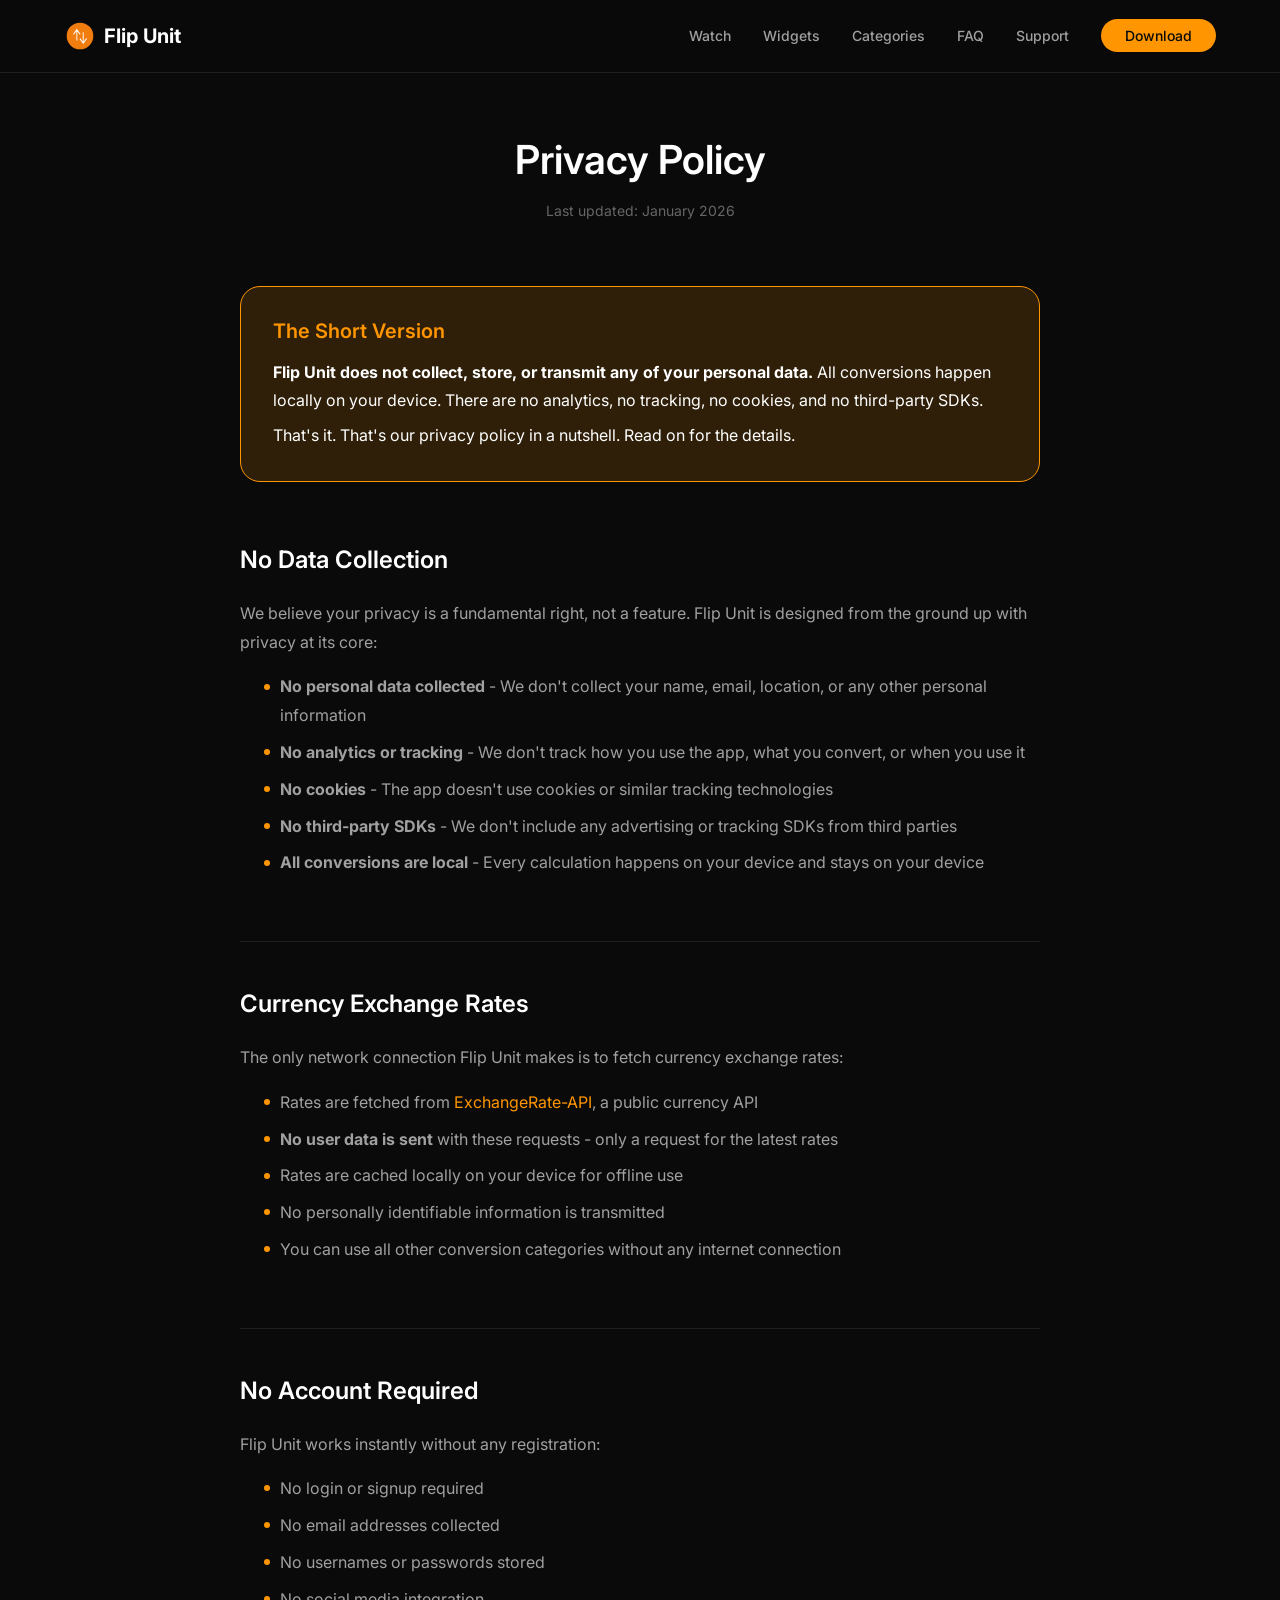
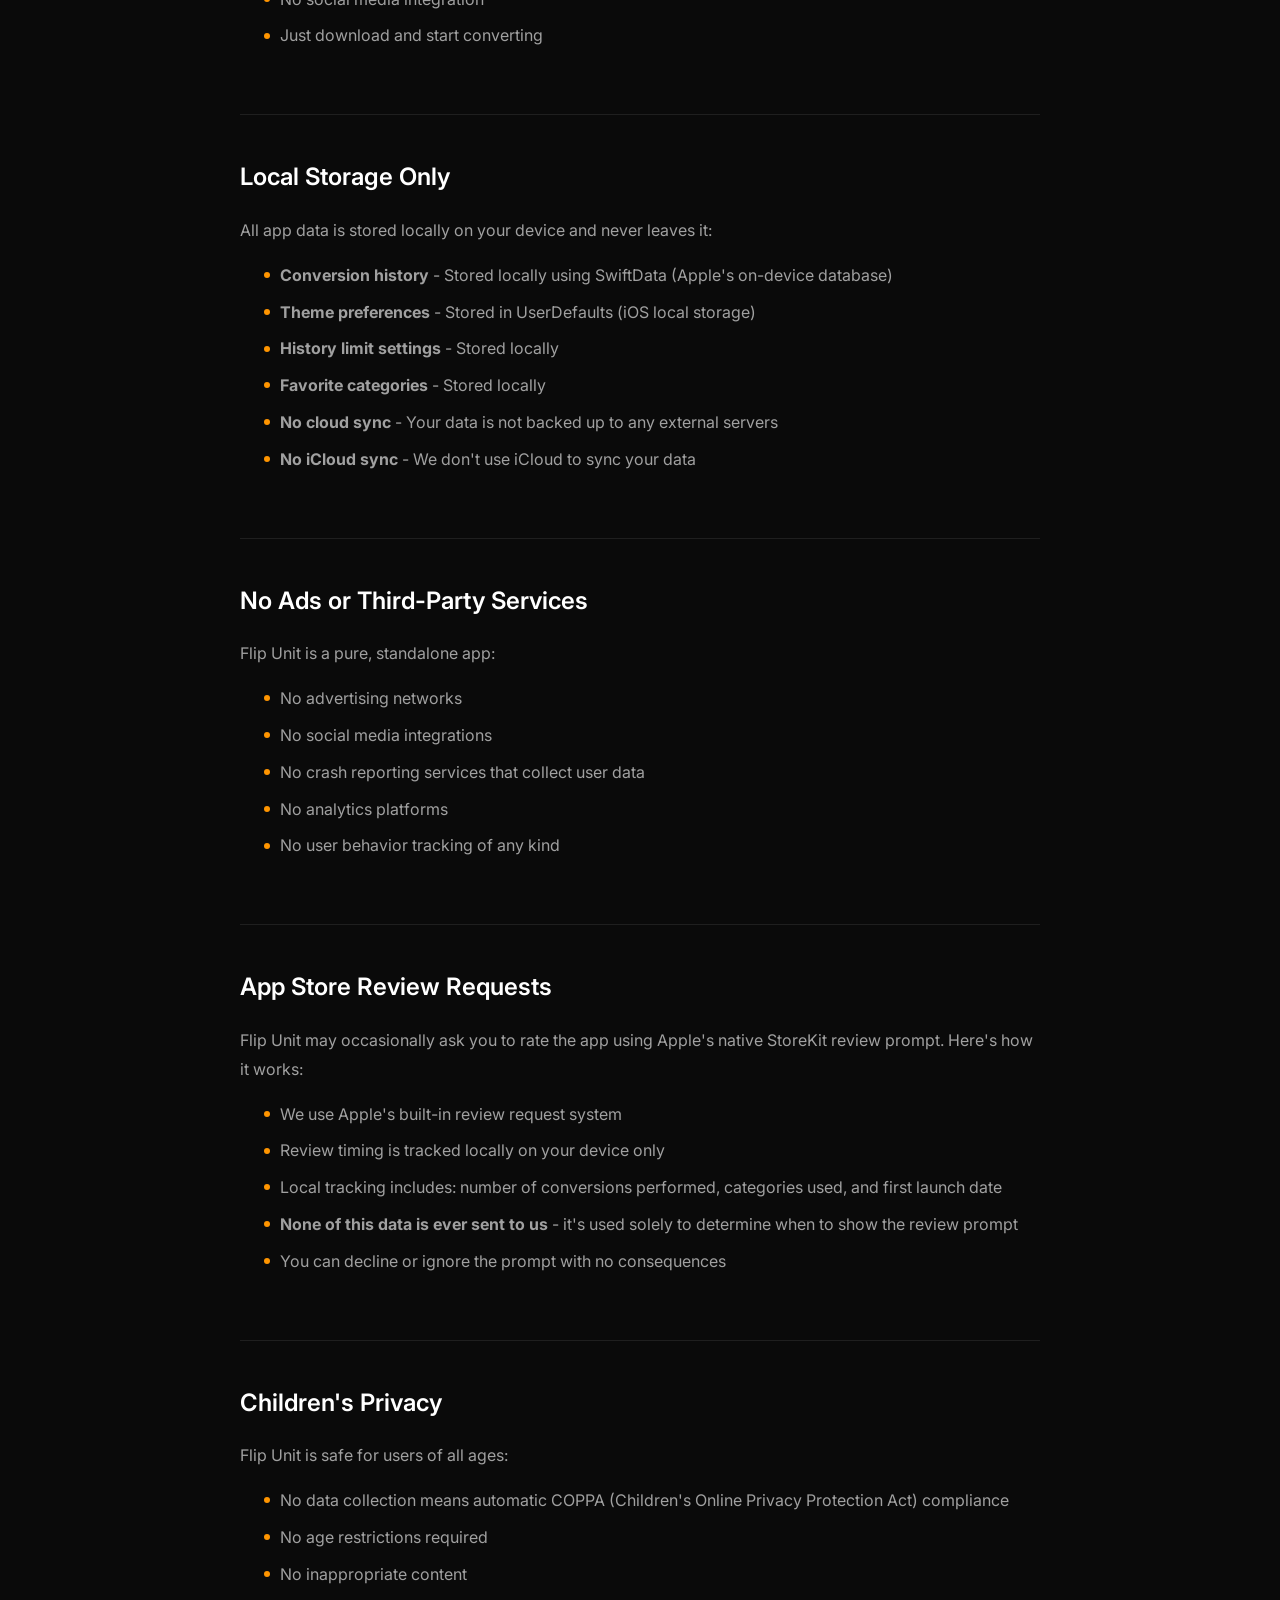
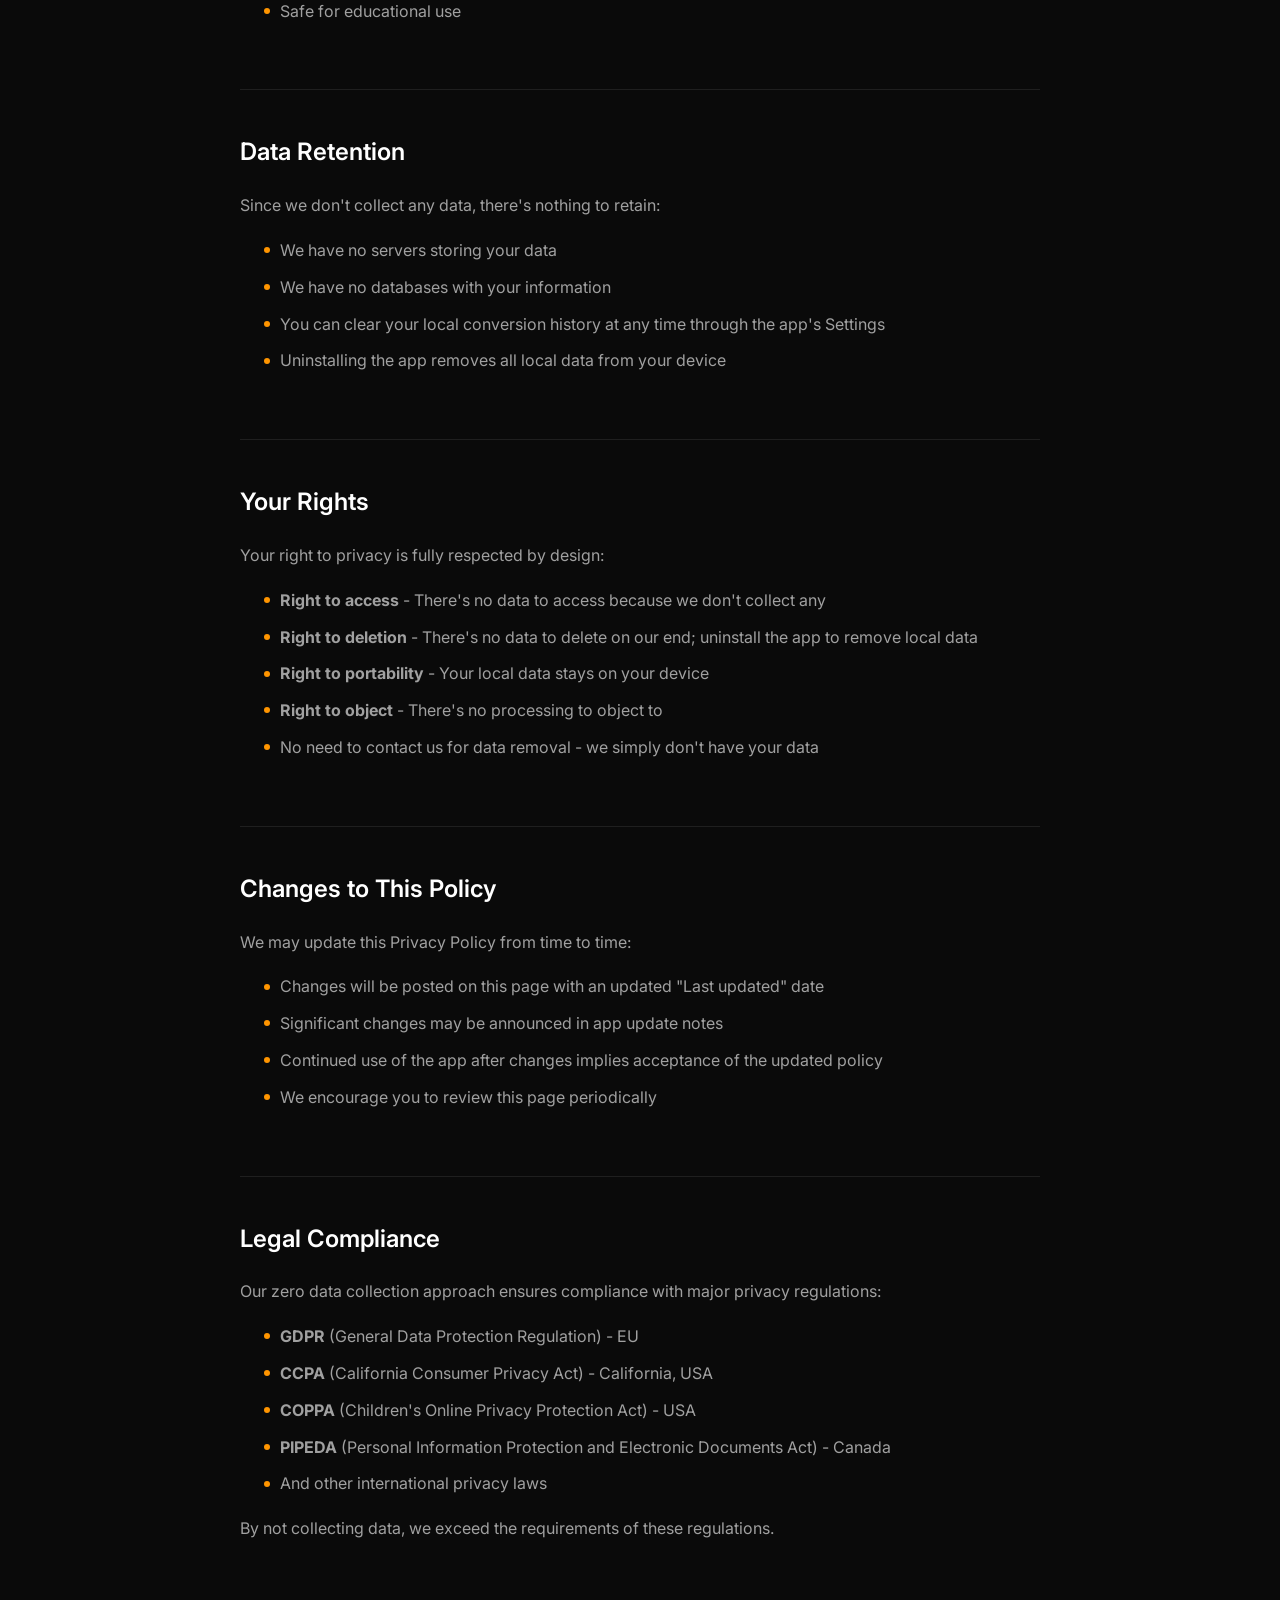
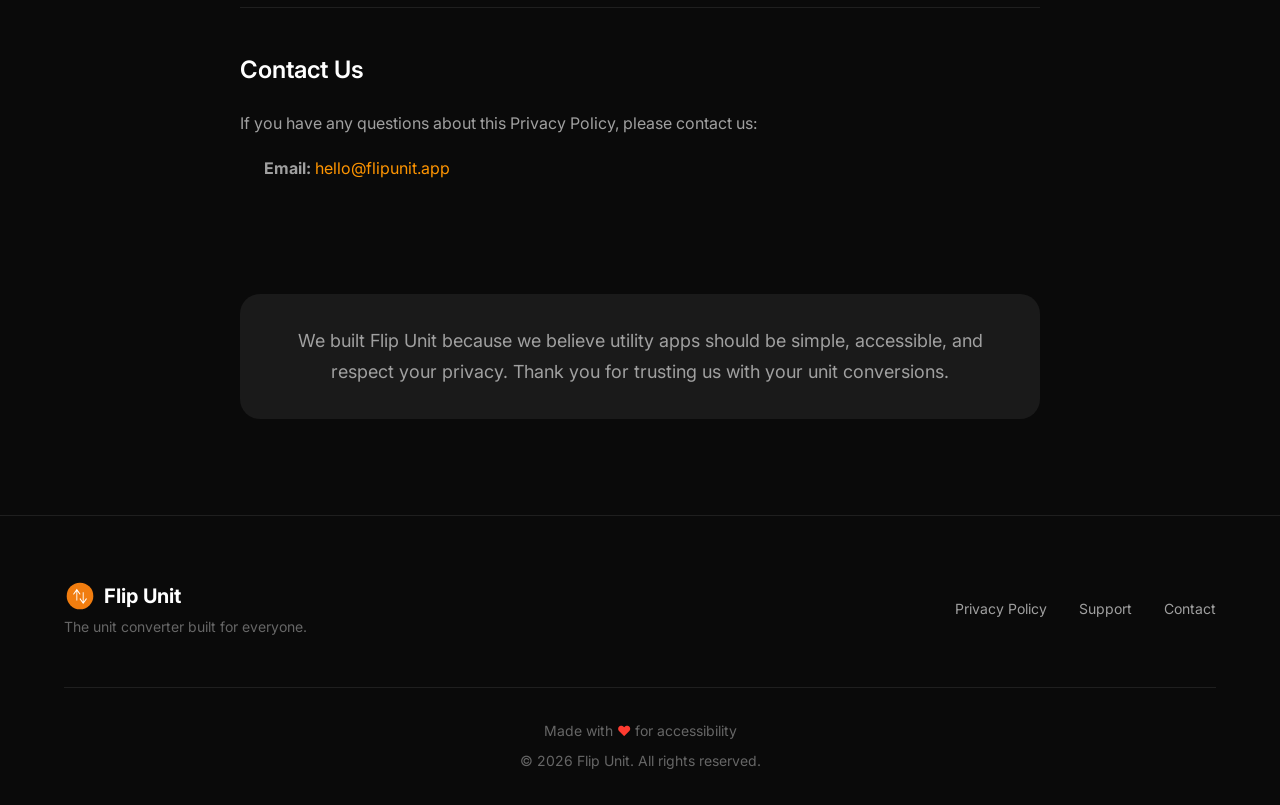
<file: privacy.html>
<!DOCTYPE html>
<html lang="en">
<head>
    <meta charset="UTF-8">
    <meta name="viewport" content="width=device-width, initial-scale=1.0">
    <meta name="description" content="Flip Unit Privacy Policy - Learn how we protect your privacy with zero data collection.">
    <meta name="theme-color" content="#0a0a0a">

    <title>Privacy Policy - Flip Unit</title>

    <link rel="preconnect" href="https://fonts.googleapis.com">
    <link rel="preconnect" href="https://fonts.gstatic.com" crossorigin>
    <link href="https://fonts.googleapis.com/css2?family=Inter:wght@400;500;600;700&display=swap" rel="stylesheet">

    <link rel="stylesheet" href="styles.css">

    <!-- Favicon -->
    <link rel="icon" type="image/png" href="assets/icons/favicon.png">
    <link rel="apple-touch-icon" href="assets/icons/favicon.png">
</head>
<body>
    <a href="#main-content" class="skip-link">Skip to main content</a>

    <!-- Header -->
    <header class="header" role="banner">
        <div class="container">
            <div class="header-content">
                <a href="index.html" class="logo">
                    <img src="assets/icons/logo.svg" alt="" class="logo-icon" aria-hidden="true">
                    <span class="logo-text">Flip Unit</span>
                </a>
                <nav class="nav" role="navigation" aria-label="Main navigation">
                    <ul class="nav-list">
                        <li><a href="index.html#watch">Watch</a></li>
                        <li><a href="index.html#widgets">Widgets</a></li>
                        <li><a href="index.html#categories">Categories</a></li>
                        <li><a href="index.html#faq">FAQ</a></li>
                        <li><a href="support.html">Support</a></li>
                        <li><a href="index.html#download" class="nav-cta">Download</a></li>
                    </ul>
                </nav>
                <button class="mobile-menu-toggle" aria-label="Toggle menu" aria-expanded="false">
                    <span class="hamburger"></span>
                </button>
            </div>
        </div>
    </header>

    <!-- Main Content -->
    <main id="main-content">
        <article class="legal-page">
            <div class="container">
                <header class="legal-header">
                    <h1>Privacy Policy</h1>
                    <p class="legal-updated">Last updated: January 2026</p>
                </header>

                <div class="legal-content">
                    <!-- Summary Box -->
                    <div class="privacy-summary">
                        <h2>The Short Version</h2>
                        <p><strong>Flip Unit does not collect, store, or transmit any of your personal data.</strong> All conversions happen locally on your device. There are no analytics, no tracking, no cookies, and no third-party SDKs.</p>
                        <p>That's it. That's our privacy policy in a nutshell. Read on for the details.</p>
                    </div>

                    <!-- Section: No Data Collection -->
                    <section class="legal-section">
                        <h2>No Data Collection</h2>
                        <p>We believe your privacy is a fundamental right, not a feature. Flip Unit is designed from the ground up with privacy at its core:</p>
                        <ul>
                            <li><strong>No personal data collected</strong> - We don't collect your name, email, location, or any other personal information</li>
                            <li><strong>No analytics or tracking</strong> - We don't track how you use the app, what you convert, or when you use it</li>
                            <li><strong>No cookies</strong> - The app doesn't use cookies or similar tracking technologies</li>
                            <li><strong>No third-party SDKs</strong> - We don't include any advertising or tracking SDKs from third parties</li>
                            <li><strong>All conversions are local</strong> - Every calculation happens on your device and stays on your device</li>
                        </ul>
                    </section>

                    <!-- Section: Currency Exchange Rates -->
                    <section class="legal-section">
                        <h2>Currency Exchange Rates</h2>
                        <p>The only network connection Flip Unit makes is to fetch currency exchange rates:</p>
                        <ul>
                            <li>Rates are fetched from <a href="https://www.exchangerate-api.com" target="_blank" rel="noopener noreferrer">ExchangeRate-API</a>, a public currency API</li>
                            <li><strong>No user data is sent</strong> with these requests - only a request for the latest rates</li>
                            <li>Rates are cached locally on your device for offline use</li>
                            <li>No personally identifiable information is transmitted</li>
                            <li>You can use all other conversion categories without any internet connection</li>
                        </ul>
                    </section>

                    <!-- Section: No Account Required -->
                    <section class="legal-section">
                        <h2>No Account Required</h2>
                        <p>Flip Unit works instantly without any registration:</p>
                        <ul>
                            <li>No login or signup required</li>
                            <li>No email addresses collected</li>
                            <li>No usernames or passwords stored</li>
                            <li>No social media integration</li>
                            <li>Just download and start converting</li>
                        </ul>
                    </section>

                    <!-- Section: Local Storage Only -->
                    <section class="legal-section">
                        <h2>Local Storage Only</h2>
                        <p>All app data is stored locally on your device and never leaves it:</p>
                        <ul>
                            <li><strong>Conversion history</strong> - Stored locally using SwiftData (Apple's on-device database)</li>
                            <li><strong>Theme preferences</strong> - Stored in UserDefaults (iOS local storage)</li>
                            <li><strong>History limit settings</strong> - Stored locally</li>
                            <li><strong>Favorite categories</strong> - Stored locally</li>
                            <li><strong>No cloud sync</strong> - Your data is not backed up to any external servers</li>
                            <li><strong>No iCloud sync</strong> - We don't use iCloud to sync your data</li>
                        </ul>
                    </section>

                    <!-- Section: No Ads or Third-Party Services -->
                    <section class="legal-section">
                        <h2>No Ads or Third-Party Services</h2>
                        <p>Flip Unit is a pure, standalone app:</p>
                        <ul>
                            <li>No advertising networks</li>
                            <li>No social media integrations</li>
                            <li>No crash reporting services that collect user data</li>
                            <li>No analytics platforms</li>
                            <li>No user behavior tracking of any kind</li>
                        </ul>
                    </section>

                    <!-- Section: App Store Review Requests -->
                    <section class="legal-section">
                        <h2>App Store Review Requests</h2>
                        <p>Flip Unit may occasionally ask you to rate the app using Apple's native StoreKit review prompt. Here's how it works:</p>
                        <ul>
                            <li>We use Apple's built-in review request system</li>
                            <li>Review timing is tracked locally on your device only</li>
                            <li>Local tracking includes: number of conversions performed, categories used, and first launch date</li>
                            <li><strong>None of this data is ever sent to us</strong> - it's used solely to determine when to show the review prompt</li>
                            <li>You can decline or ignore the prompt with no consequences</li>
                        </ul>
                    </section>

                    <!-- Section: Children's Privacy -->
                    <section class="legal-section">
                        <h2>Children's Privacy</h2>
                        <p>Flip Unit is safe for users of all ages:</p>
                        <ul>
                            <li>No data collection means automatic COPPA (Children's Online Privacy Protection Act) compliance</li>
                            <li>No age restrictions required</li>
                            <li>No inappropriate content</li>
                            <li>Safe for educational use</li>
                        </ul>
                    </section>

                    <!-- Section: Data Retention -->
                    <section class="legal-section">
                        <h2>Data Retention</h2>
                        <p>Since we don't collect any data, there's nothing to retain:</p>
                        <ul>
                            <li>We have no servers storing your data</li>
                            <li>We have no databases with your information</li>
                            <li>You can clear your local conversion history at any time through the app's Settings</li>
                            <li>Uninstalling the app removes all local data from your device</li>
                        </ul>
                    </section>

                    <!-- Section: Your Rights -->
                    <section class="legal-section">
                        <h2>Your Rights</h2>
                        <p>Your right to privacy is fully respected by design:</p>
                        <ul>
                            <li><strong>Right to access</strong> - There's no data to access because we don't collect any</li>
                            <li><strong>Right to deletion</strong> - There's no data to delete on our end; uninstall the app to remove local data</li>
                            <li><strong>Right to portability</strong> - Your local data stays on your device</li>
                            <li><strong>Right to object</strong> - There's no processing to object to</li>
                            <li>No need to contact us for data removal - we simply don't have your data</li>
                        </ul>
                    </section>

                    <!-- Section: Changes to This Policy -->
                    <section class="legal-section">
                        <h2>Changes to This Policy</h2>
                        <p>We may update this Privacy Policy from time to time:</p>
                        <ul>
                            <li>Changes will be posted on this page with an updated "Last updated" date</li>
                            <li>Significant changes may be announced in app update notes</li>
                            <li>Continued use of the app after changes implies acceptance of the updated policy</li>
                            <li>We encourage you to review this page periodically</li>
                        </ul>
                    </section>

                    <!-- Section: Legal Compliance -->
                    <section class="legal-section">
                        <h2>Legal Compliance</h2>
                        <p>Our zero data collection approach ensures compliance with major privacy regulations:</p>
                        <ul>
                            <li><strong>GDPR</strong> (General Data Protection Regulation) - EU</li>
                            <li><strong>CCPA</strong> (California Consumer Privacy Act) - California, USA</li>
                            <li><strong>COPPA</strong> (Children's Online Privacy Protection Act) - USA</li>
                            <li><strong>PIPEDA</strong> (Personal Information Protection and Electronic Documents Act) - Canada</li>
                            <li>And other international privacy laws</li>
                        </ul>
                        <p>By not collecting data, we exceed the requirements of these regulations.</p>
                    </section>

                    <!-- Section: Contact -->
                    <section class="legal-section">
                        <h2>Contact Us</h2>
                        <p>If you have any questions about this Privacy Policy, please contact us:</p>
                        <ul class="contact-list">
                            <li>
                                <strong>Email:</strong>
                                <a href="mailto:hello@flipunit.app">hello@flipunit.app</a>
                            </li>
                        </ul>
                    </section>

                    <!-- Trust Statement -->
                    <div class="privacy-trust">
                        <p>We built Flip Unit because we believe utility apps should be simple, accessible, and respect your privacy. Thank you for trusting us with your unit conversions.</p>
                    </div>
                </div>
            </div>
        </article>
    </main>

    <!-- Footer -->
    <footer class="footer" role="contentinfo">
        <div class="container">
            <div class="footer-content">
                <div class="footer-brand">
                    <a href="index.html" class="logo">
                        <img src="assets/icons/logo.svg" alt="" class="logo-icon" aria-hidden="true">
                        <span class="logo-text">Flip Unit</span>
                    </a>
                    <p class="footer-tagline">The unit converter built for everyone.</p>
                </div>
                <nav class="footer-links" aria-label="Footer navigation">
                    <a href="privacy.html">Privacy Policy</a>
                    <a href="support.html">Support</a>
                    <a href="mailto:hello@flipunit.app">Contact</a>
                </nav>
            </div>
            <div class="footer-bottom">
                <p>Made with <span aria-label="love" class="heart">♥</span> for accessibility</p>
                <p class="copyright">© <span id="current-year"></span> Flip Unit. All rights reserved.</p>
            </div>
        </div>
    </footer>

    <script src="script.js"></script>

    <!-- GoatCounter Analytics (privacy-friendly, no cookies) -->
    <script data-goatcounter="https://flipunit.goatcounter.com/count"
            async src="//gc.zgo.at/count.js"></script>
</body>
</html>
</file>
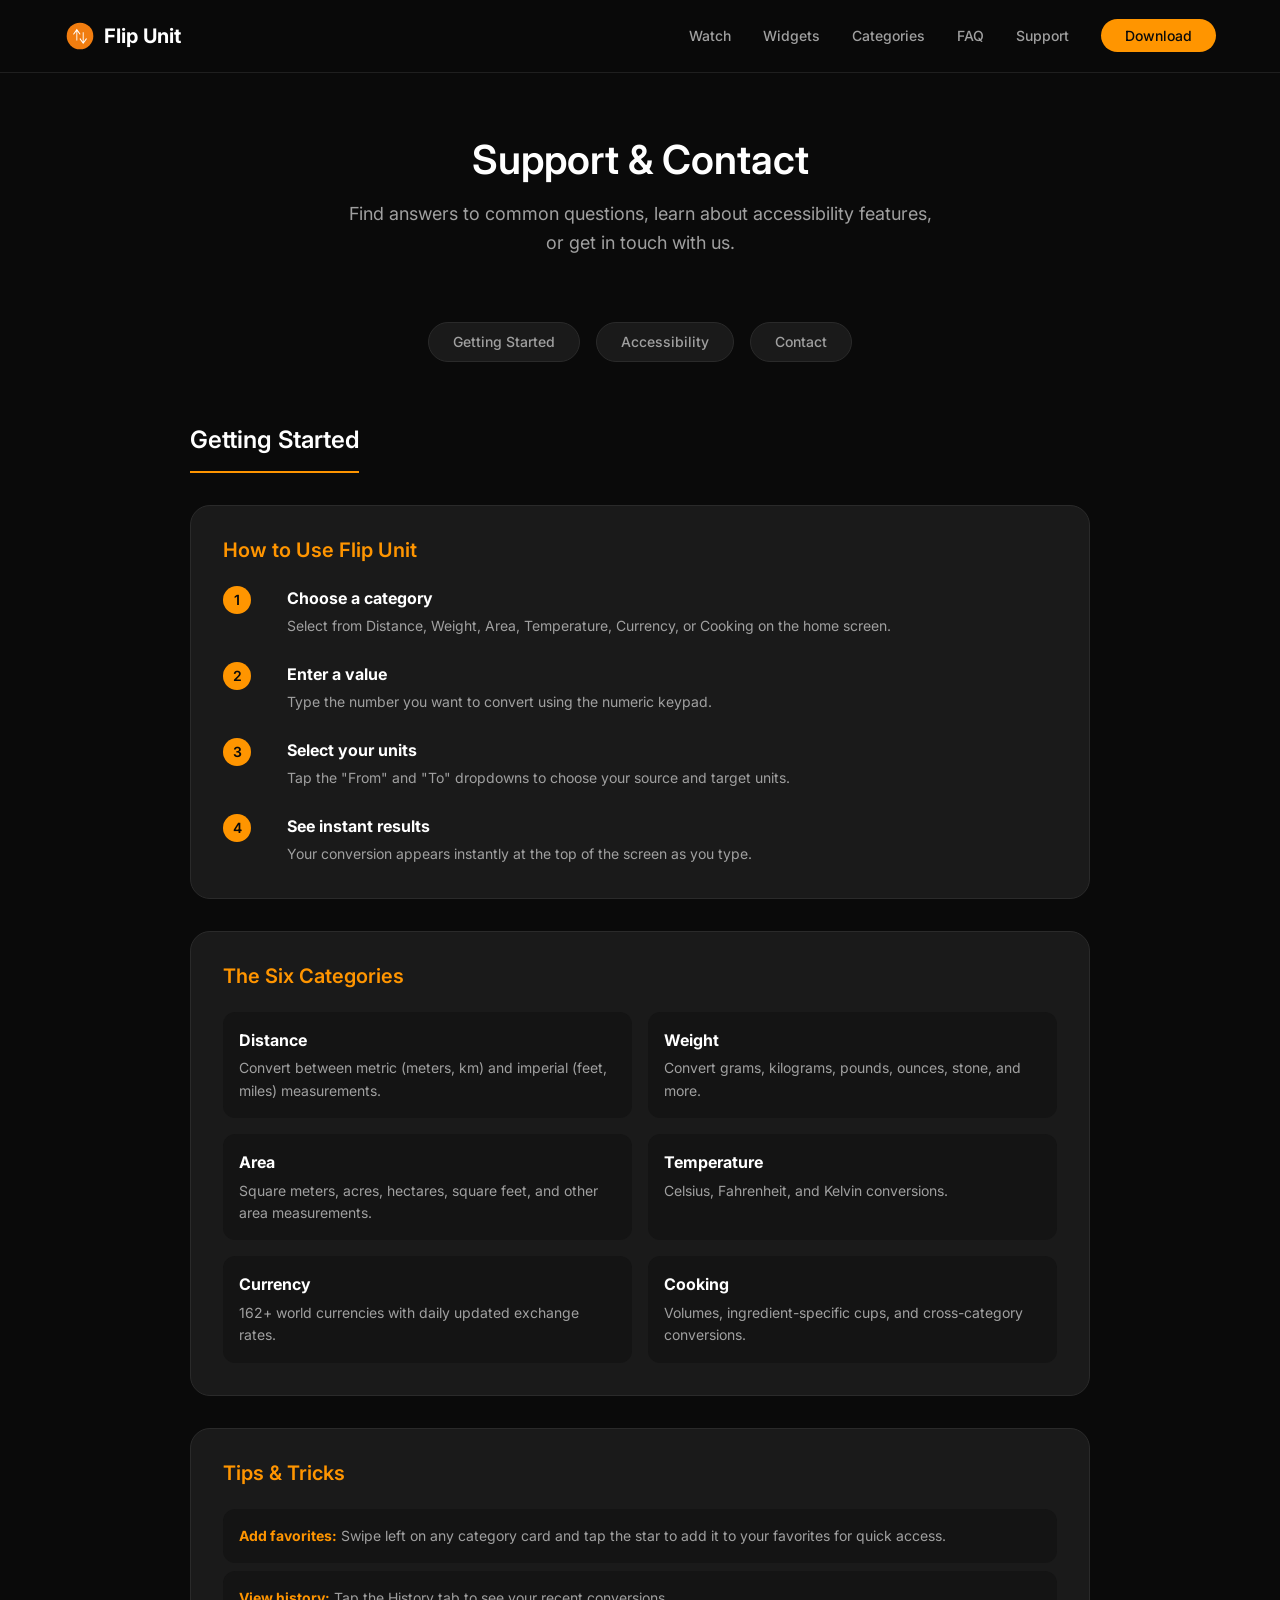
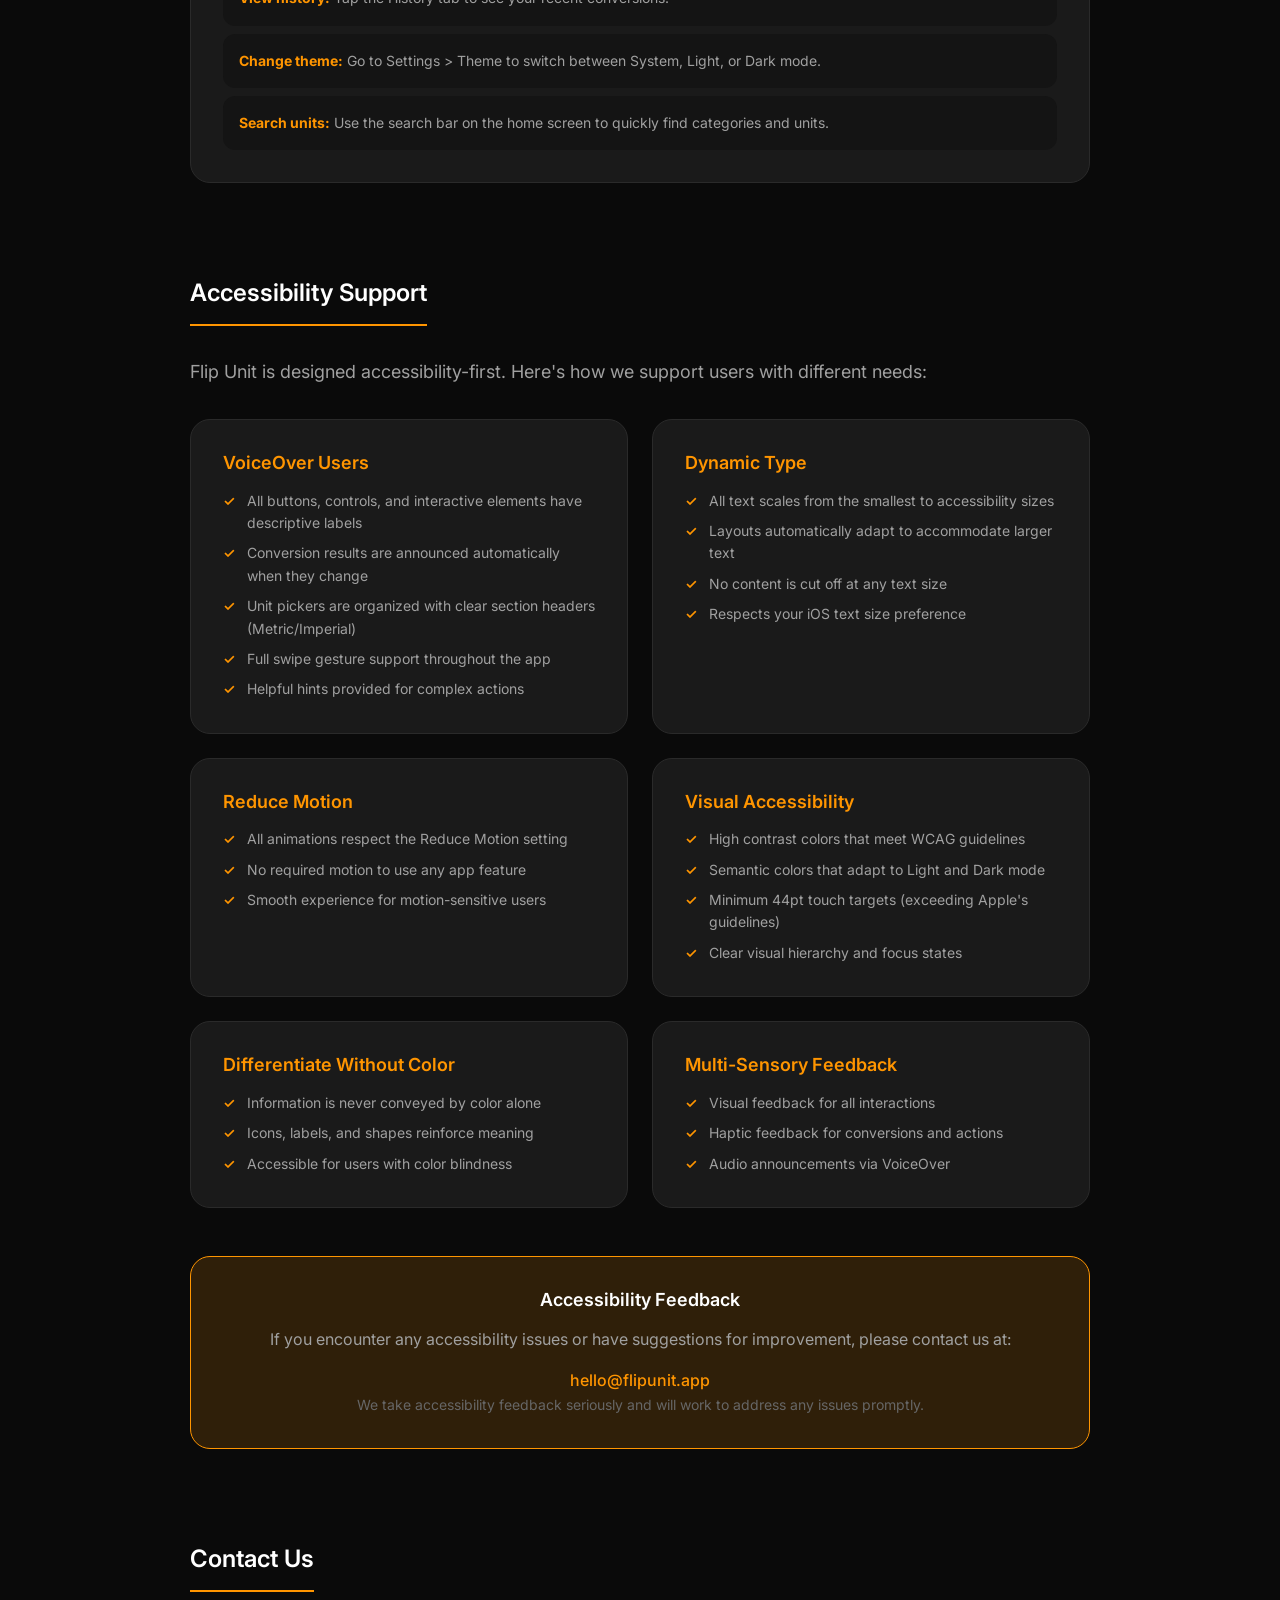
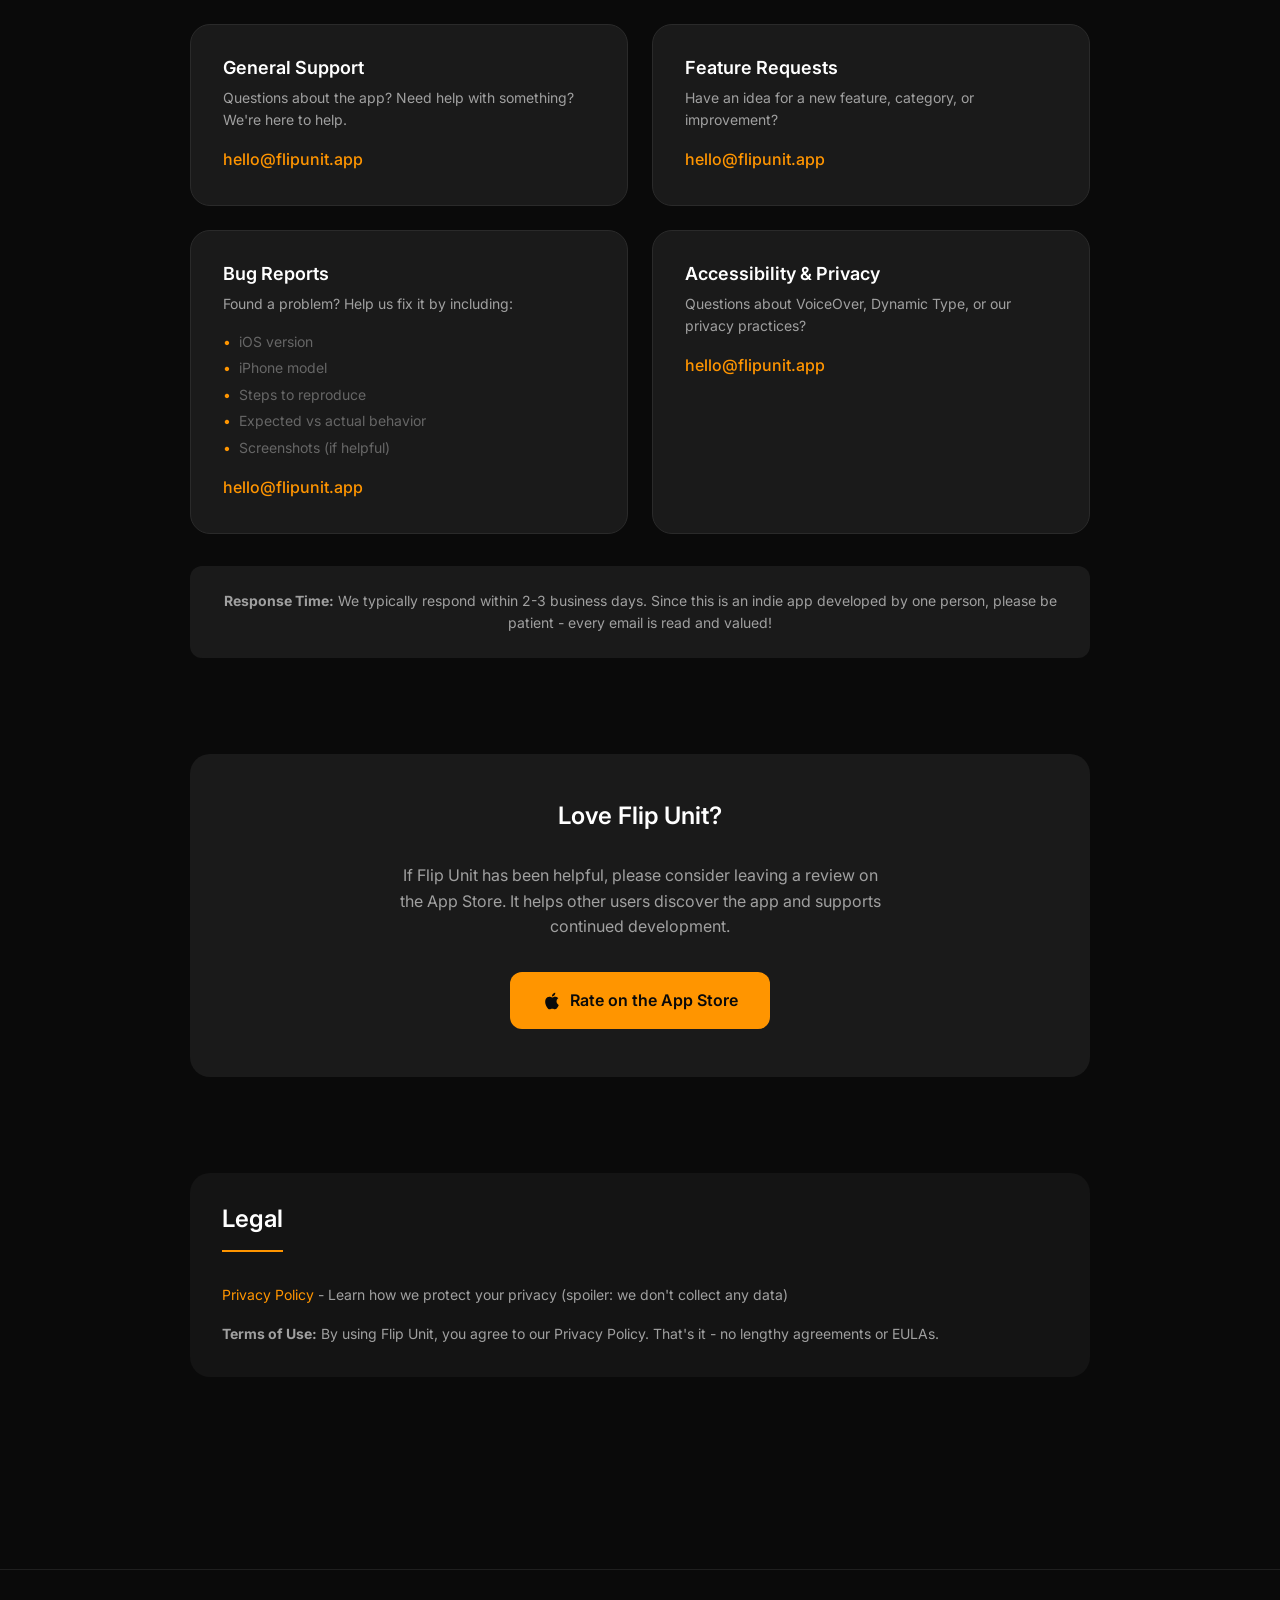
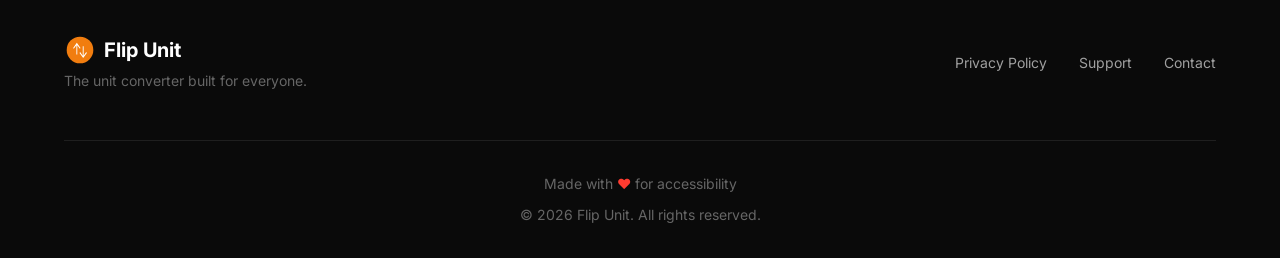
<file: support.html>
<!DOCTYPE html>
<html lang="en">
<head>
    <meta charset="UTF-8">
    <meta name="viewport" content="width=device-width, initial-scale=1.0">
    <meta name="description" content="Flip Unit Support - Get help, FAQs, accessibility information, and contact details.">
    <meta name="theme-color" content="#0a0a0a">

    <title>Support & Contact - Flip Unit</title>

    <link rel="preconnect" href="https://fonts.googleapis.com">
    <link rel="preconnect" href="https://fonts.gstatic.com" crossorigin>
    <link href="https://fonts.googleapis.com/css2?family=Inter:wght@400;500;600;700&display=swap" rel="stylesheet">

    <link rel="stylesheet" href="styles.css">

    <!-- Favicon -->
    <link rel="icon" type="image/png" href="assets/icons/favicon.png">
    <link rel="apple-touch-icon" href="assets/icons/favicon.png">
</head>
<body>
    <a href="#main-content" class="skip-link">Skip to main content</a>

    <!-- Header -->
    <header class="header" role="banner">
        <div class="container">
            <div class="header-content">
                <a href="index.html" class="logo">
                    <img src="assets/icons/logo.svg" alt="" class="logo-icon" aria-hidden="true">
                    <span class="logo-text">Flip Unit</span>
                </a>
                <nav class="nav" role="navigation" aria-label="Main navigation">
                    <ul class="nav-list">
                        <li><a href="index.html#watch">Watch</a></li>
                        <li><a href="index.html#widgets">Widgets</a></li>
                        <li><a href="index.html#categories">Categories</a></li>
                        <li><a href="index.html#faq">FAQ</a></li>
                        <li><a href="support.html">Support</a></li>
                        <li><a href="index.html#download" class="nav-cta">Download</a></li>
                    </ul>
                </nav>
                <button class="mobile-menu-toggle" aria-label="Toggle menu" aria-expanded="false">
                    <span class="hamburger"></span>
                </button>
            </div>
        </div>
    </header>

    <!-- Main Content -->
    <main id="main-content">
        <article class="support-page">
            <div class="container">
                <header class="support-header">
                    <h1>Support & Contact</h1>
                    <p class="support-intro">Find answers to common questions, learn about accessibility features, or get in touch with us.</p>
                </header>

                <!-- Quick Links -->
                <nav class="support-nav" aria-label="Support sections">
                    <ul>
                        <li><a href="#getting-started">Getting Started</a></li>
                        <li><a href="#accessibility">Accessibility</a></li>
                        <li><a href="#contact">Contact</a></li>
                    </ul>
                </nav>

                <div class="support-content">

                    <!-- Getting Started -->
                    <section id="getting-started" class="support-section">
                        <h2>Getting Started</h2>

                        <div class="guide-card">
                            <h3>How to Use Flip Unit</h3>
                            <ol class="steps-list">
                                <li>
                                    <strong>Choose a category</strong>
                                    <p>Select from Distance, Weight, Area, Temperature, Currency, or Cooking on the home screen.</p>
                                </li>
                                <li>
                                    <strong>Enter a value</strong>
                                    <p>Type the number you want to convert using the numeric keypad.</p>
                                </li>
                                <li>
                                    <strong>Select your units</strong>
                                    <p>Tap the "From" and "To" dropdowns to choose your source and target units.</p>
                                </li>
                                <li>
                                    <strong>See instant results</strong>
                                    <p>Your conversion appears instantly at the top of the screen as you type.</p>
                                </li>
                            </ol>
                        </div>

                        <div class="guide-card">
                            <h3>The Six Categories</h3>
                            <div class="categories-help-grid">
                                <div class="category-help-item">
                                    <strong>Distance</strong>
                                    <p>Convert between metric (meters, km) and imperial (feet, miles) measurements.</p>
                                </div>
                                <div class="category-help-item">
                                    <strong>Weight</strong>
                                    <p>Convert grams, kilograms, pounds, ounces, stone, and more.</p>
                                </div>
                                <div class="category-help-item">
                                    <strong>Area</strong>
                                    <p>Square meters, acres, hectares, square feet, and other area measurements.</p>
                                </div>
                                <div class="category-help-item">
                                    <strong>Temperature</strong>
                                    <p>Celsius, Fahrenheit, and Kelvin conversions.</p>
                                </div>
                                <div class="category-help-item">
                                    <strong>Currency</strong>
                                    <p>162+ world currencies with daily updated exchange rates.</p>
                                </div>
                                <div class="category-help-item">
                                    <strong>Cooking</strong>
                                    <p>Volumes, ingredient-specific cups, and cross-category conversions.</p>
                                </div>
                            </div>
                        </div>

                        <div class="guide-card">
                            <h3>Tips & Tricks</h3>
                            <ul class="tips-list">
                                <li><strong>Add favorites:</strong> Swipe left on any category card and tap the star to add it to your favorites for quick access.</li>
                                <li><strong>View history:</strong> Tap the History tab to see your recent conversions.</li>
                                <li><strong>Change theme:</strong> Go to Settings > Theme to switch between System, Light, or Dark mode.</li>
                                <li><strong>Search units:</strong> Use the search bar on the home screen to quickly find categories and units.</li>
                            </ul>
                        </div>
                    </section>

                    <!-- Accessibility -->
                    <section id="accessibility" class="support-section">
                        <h2>Accessibility Support</h2>
                        <p class="section-intro">Flip Unit is designed accessibility-first. Here's how we support users with different needs:</p>

                        <div class="accessibility-features">
                            <div class="a11y-card">
                                <h3>VoiceOver Users</h3>
                                <ul>
                                    <li>All buttons, controls, and interactive elements have descriptive labels</li>
                                    <li>Conversion results are announced automatically when they change</li>
                                    <li>Unit pickers are organized with clear section headers (Metric/Imperial)</li>
                                    <li>Full swipe gesture support throughout the app</li>
                                    <li>Helpful hints provided for complex actions</li>
                                </ul>
                            </div>

                            <div class="a11y-card">
                                <h3>Dynamic Type</h3>
                                <ul>
                                    <li>All text scales from the smallest to accessibility sizes</li>
                                    <li>Layouts automatically adapt to accommodate larger text</li>
                                    <li>No content is cut off at any text size</li>
                                    <li>Respects your iOS text size preference</li>
                                </ul>
                            </div>

                            <div class="a11y-card">
                                <h3>Reduce Motion</h3>
                                <ul>
                                    <li>All animations respect the Reduce Motion setting</li>
                                    <li>No required motion to use any app feature</li>
                                    <li>Smooth experience for motion-sensitive users</li>
                                </ul>
                            </div>

                            <div class="a11y-card">
                                <h3>Visual Accessibility</h3>
                                <ul>
                                    <li>High contrast colors that meet WCAG guidelines</li>
                                    <li>Semantic colors that adapt to Light and Dark mode</li>
                                    <li>Minimum 44pt touch targets (exceeding Apple's guidelines)</li>
                                    <li>Clear visual hierarchy and focus states</li>
                                </ul>
                            </div>

                            <div class="a11y-card">
                                <h3>Differentiate Without Color</h3>
                                <ul>
                                    <li>Information is never conveyed by color alone</li>
                                    <li>Icons, labels, and shapes reinforce meaning</li>
                                    <li>Accessible for users with color blindness</li>
                                </ul>
                            </div>

                            <div class="a11y-card">
                                <h3>Multi-Sensory Feedback</h3>
                                <ul>
                                    <li>Visual feedback for all interactions</li>
                                    <li>Haptic feedback for conversions and actions</li>
                                    <li>Audio announcements via VoiceOver</li>
                                </ul>
                            </div>
                        </div>

                        <div class="a11y-feedback">
                            <h3>Accessibility Feedback</h3>
                            <p>If you encounter any accessibility issues or have suggestions for improvement, please contact us at:</p>
                            <a href="mailto:hello@flipunit.app?subject=Accessibility%20Feedback" class="email-link">hello@flipunit.app</a>
                            <p class="note">We take accessibility feedback seriously and will work to address any issues promptly.</p>
                        </div>
                    </section>

                    <!-- Contact -->
                    <section id="contact" class="support-section">
                        <h2>Contact Us</h2>

                        <div class="contact-grid">
                            <div class="contact-card">
                                <h3>General Support</h3>
                                <p>Questions about the app? Need help with something? We're here to help.</p>
                                <a href="mailto:hello@flipunit.app?subject=Support%20Request" class="email-link">hello@flipunit.app</a>
                            </div>

                            <div class="contact-card">
                                <h3>Feature Requests</h3>
                                <p>Have an idea for a new feature, category, or improvement?</p>
                                <a href="mailto:hello@flipunit.app?subject=Feature%20Request" class="email-link">hello@flipunit.app</a>
                            </div>

                            <div class="contact-card">
                                <h3>Bug Reports</h3>
                                <p>Found a problem? Help us fix it by including:</p>
                                <ul class="bug-report-list">
                                    <li>iOS version</li>
                                    <li>iPhone model</li>
                                    <li>Steps to reproduce</li>
                                    <li>Expected vs actual behavior</li>
                                    <li>Screenshots (if helpful)</li>
                                </ul>
                                <a href="mailto:hello@flipunit.app?subject=Bug%20Report" class="email-link">hello@flipunit.app</a>
                            </div>

                            <div class="contact-card">
                                <h3>Accessibility & Privacy</h3>
                                <p>Questions about VoiceOver, Dynamic Type, or our privacy practices?</p>
                                <a href="mailto:hello@flipunit.app?subject=Accessibility%20%26%20Privacy" class="email-link">hello@flipunit.app</a>
                            </div>
                        </div>

                        <div class="response-time">
                            <p><strong>Response Time:</strong> We typically respond within 2-3 business days. Since this is an indie app developed by one person, please be patient - every email is read and valued!</p>
                        </div>
                    </section>

                    <!-- Rate the App -->
                    <section class="support-section rate-section">
                        <h2>Love Flip Unit?</h2>
                        <p>If Flip Unit has been helpful, please consider leaving a review on the App Store. It helps other users discover the app and supports continued development.</p>
                        <a href="https://apps.apple.com/app/id6757921823" class="btn btn-primary">
                            <svg class="apple-icon" viewBox="0 0 24 24" fill="currentColor" aria-hidden="true">
                                <path d="M18.71 19.5c-.83 1.24-1.71 2.45-3.05 2.47-1.34.03-1.77-.79-3.29-.79-1.53 0-2 .77-3.27.82-1.31.05-2.3-1.32-3.14-2.53C4.25 17 2.94 12.45 4.7 9.39c.87-1.52 2.43-2.48 4.12-2.51 1.28-.02 2.5.87 3.29.87.78 0 2.26-1.07 3.81-.91.65.03 2.47.26 3.64 1.98-.09.06-2.17 1.28-2.15 3.81.03 3.02 2.65 4.03 2.68 4.04-.03.07-.42 1.44-1.38 2.83M13 3.5c.73-.83 1.94-1.46 2.94-1.5.13 1.17-.34 2.35-1.04 3.19-.69.85-1.83 1.51-2.95 1.42-.15-1.15.41-2.35 1.05-3.11z"/>
                            </svg>
                            Rate on the App Store
                        </a>
                    </section>

                    <!-- Legal Links -->
                    <section class="support-section legal-links-section">
                        <h2>Legal</h2>
                        <ul class="legal-links-list">
                            <li><a href="privacy.html">Privacy Policy</a> - Learn how we protect your privacy (spoiler: we don't collect any data)</li>
                            <li><strong>Terms of Use:</strong> By using Flip Unit, you agree to our Privacy Policy. That's it - no lengthy agreements or EULAs.</li>
                        </ul>
                    </section>

                </div>
            </div>
        </article>
    </main>

    <!-- Footer -->
    <footer class="footer" role="contentinfo">
        <div class="container">
            <div class="footer-content">
                <div class="footer-brand">
                    <a href="index.html" class="logo">
                        <img src="assets/icons/logo.svg" alt="" class="logo-icon" aria-hidden="true">
                        <span class="logo-text">Flip Unit</span>
                    </a>
                    <p class="footer-tagline">The unit converter built for everyone.</p>
                </div>
                <nav class="footer-links" aria-label="Footer navigation">
                    <a href="privacy.html">Privacy Policy</a>
                    <a href="support.html">Support</a>
                    <a href="mailto:hello@flipunit.app">Contact</a>
                </nav>
            </div>
            <div class="footer-bottom">
                <p>Made with <span aria-label="love" class="heart">♥</span> for accessibility</p>
                <p class="copyright">© <span id="current-year"></span> Flip Unit. All rights reserved.</p>
            </div>
        </div>
    </footer>

    <script src="script.js"></script>

    <!-- GoatCounter Analytics (privacy-friendly, no cookies) -->
    <script data-goatcounter="https://flipunit.goatcounter.com/count"
            async src="//gc.zgo.at/count.js"></script>
</body>
</html>
</file>
<file: styles.css>
/* ==========================================================================
   Flip Unit - Landing Page Styles
   Dark theme with orange accents, accessibility-first design
   ========================================================================== */

/* --------------------------------------------------------------------------
   CSS Custom Properties (Design Tokens)
   -------------------------------------------------------------------------- */
:root {
    /* Colors */
    --color-background: #0a0a0a;
    --color-background-elevated: #141414;
    --color-background-card: #1a1a1a;
    --color-background-hover: #222222;

    --color-accent: #FF9500;
    --color-accent-hover: #FFa726;
    --color-accent-subtle: rgba(255, 149, 0, 0.15);
    --color-accent-glow: rgba(255, 149, 0, 0.3);

    --color-text-primary: #ffffff;
    --color-text-secondary: #a0a0a0;
    --color-text-tertiary: #666666;

    --color-border: #2a2a2a;
    --color-border-subtle: #1f1f1f;

    /* Typography */
    --font-family: 'Inter', -apple-system, BlinkMacSystemFont, 'Segoe UI', Roboto, sans-serif;
    --font-size-xs: 0.75rem;
    --font-size-sm: 0.875rem;
    --font-size-base: 1rem;
    --font-size-lg: 1.125rem;
    --font-size-xl: 1.25rem;
    --font-size-2xl: 1.5rem;
    --font-size-3xl: 2rem;
    --font-size-4xl: 2.5rem;
    --font-size-5xl: 3.5rem;

    /* Spacing */
    --space-xs: 0.25rem;
    --space-sm: 0.5rem;
    --space-md: 1rem;
    --space-lg: 1.5rem;
    --space-xl: 2rem;
    --space-2xl: 3rem;
    --space-3xl: 4rem;
    --space-4xl: 6rem;

    /* Layout */
    --container-max: 1200px;
    --border-radius: 12px;
    --border-radius-lg: 20px;
    --border-radius-full: 9999px;

    /* Transitions */
    --transition-fast: 150ms ease;
    --transition-base: 250ms ease;
    --transition-slow: 400ms ease;

    /* Shadows */
    --shadow-sm: 0 2px 8px rgba(0, 0, 0, 0.3);
    --shadow-md: 0 4px 20px rgba(0, 0, 0, 0.4);
    --shadow-lg: 0 8px 40px rgba(0, 0, 0, 0.5);
    --shadow-glow: 0 0 40px var(--color-accent-glow);
}

/* --------------------------------------------------------------------------
   Reset & Base Styles
   -------------------------------------------------------------------------- */
*,
*::before,
*::after {
    box-sizing: border-box;
    margin: 0;
    padding: 0;
}

html {
    scroll-behavior: smooth;
    -webkit-text-size-adjust: 100%;
}

@media (prefers-reduced-motion: reduce) {
    html {
        scroll-behavior: auto;
    }

    *,
    *::before,
    *::after {
        animation-duration: 0.01ms !important;
        animation-iteration-count: 1 !important;
        transition-duration: 0.01ms !important;
    }
}

body {
    font-family: var(--font-family);
    font-size: var(--font-size-base);
    line-height: 1.6;
    color: var(--color-text-primary);
    background-color: var(--color-background);
    -webkit-font-smoothing: antialiased;
    -moz-osx-font-smoothing: grayscale;
}

img {
    max-width: 100%;
    height: auto;
    display: block;
}

a {
    color: var(--color-accent);
    text-decoration: none;
    transition: color var(--transition-fast);
}

a:hover {
    color: var(--color-accent-hover);
}

/* Focus styles for accessibility */
a:focus-visible,
button:focus-visible {
    outline: 2px solid var(--color-accent);
    outline-offset: 3px;
}

ul {
    list-style: none;
}

h1, h2, h3, h4, h5, h6 {
    line-height: 1.2;
    font-weight: 600;
}

/* --------------------------------------------------------------------------
   Skip Link (Accessibility)
   -------------------------------------------------------------------------- */
.skip-link {
    position: absolute;
    top: -100%;
    left: 50%;
    transform: translateX(-50%);
    background: var(--color-accent);
    color: var(--color-background);
    padding: var(--space-sm) var(--space-lg);
    border-radius: var(--border-radius);
    font-weight: 600;
    z-index: 9999;
    transition: top var(--transition-fast);
}

.skip-link:focus {
    top: var(--space-md);
}

/* --------------------------------------------------------------------------
   Layout
   -------------------------------------------------------------------------- */
.container {
    width: 100%;
    max-width: var(--container-max);
    margin: 0 auto;
    padding: 0 var(--space-lg);
}

.section-header {
    text-align: center;
    margin-bottom: var(--space-3xl);
}

.section-header h2 {
    font-size: var(--font-size-3xl);
    margin-bottom: var(--space-md);
}

.section-subtitle {
    font-size: var(--font-size-lg);
    color: var(--color-text-secondary);
    max-width: 600px;
    margin: 0 auto;
}

/* --------------------------------------------------------------------------
   Header
   -------------------------------------------------------------------------- */
.header {
    position: fixed;
    top: 0;
    left: 0;
    right: 0;
    z-index: 1000;
    background: rgba(10, 10, 10, 0.85);
    backdrop-filter: blur(20px);
    -webkit-backdrop-filter: blur(20px);
    border-bottom: 1px solid var(--color-border-subtle);
}

.header-content {
    display: flex;
    align-items: center;
    justify-content: space-between;
    height: 72px;
}

.logo {
    display: flex;
    align-items: center;
    gap: var(--space-sm);
}

.logo-icon {
    width: 32px;
    height: 32px;
    border-radius: 6px;
}

.logo-text {
    font-size: var(--font-size-xl);
    font-weight: 700;
    color: var(--color-text-primary);
}

.nav-list {
    display: flex;
    align-items: center;
    gap: var(--space-xl);
}

.nav-list a {
    color: var(--color-text-secondary);
    font-size: var(--font-size-sm);
    font-weight: 500;
    transition: color var(--transition-fast);
}

.nav-list a:hover {
    color: var(--color-text-primary);
}

.nav-cta {
    background: var(--color-accent);
    color: var(--color-background) !important;
    padding: var(--space-sm) var(--space-lg);
    border-radius: var(--border-radius-full);
    font-weight: 600;
}

.nav-cta:hover {
    background: var(--color-accent-hover);
    color: var(--color-background) !important;
}

/* Mobile menu toggle */
.mobile-menu-toggle {
    display: none;
    background: none;
    border: none;
    cursor: pointer;
    padding: var(--space-sm);
    width: 44px;
    height: 44px;
}

.hamburger {
    display: block;
    width: 24px;
    height: 2px;
    background: var(--color-text-primary);
    position: relative;
    transition: background var(--transition-fast);
}

.hamburger::before,
.hamburger::after {
    content: '';
    position: absolute;
    left: 0;
    width: 24px;
    height: 2px;
    background: var(--color-text-primary);
    transition: transform var(--transition-fast);
}

.hamburger::before {
    top: -7px;
}

.hamburger::after {
    bottom: -7px;
}

/* --------------------------------------------------------------------------
   Hero Section
   -------------------------------------------------------------------------- */
.hero {
    padding: calc(72px + var(--space-4xl)) 0 var(--space-4xl);
    min-height: 100vh;
    display: flex;
    align-items: center;
}

.hero-content {
    display: grid;
    grid-template-columns: 1fr 1fr;
    gap: var(--space-3xl);
    align-items: center;
}

.hero-text h1 {
    font-size: var(--font-size-5xl);
    font-weight: 700;
    margin-bottom: var(--space-lg);
    letter-spacing: -0.02em;
}

.highlight {
    color: var(--color-accent);
}

.hero-subtitle {
    font-size: var(--font-size-xl);
    color: var(--color-text-secondary);
    margin-bottom: var(--space-xl);
    max-width: 500px;
}

.hero-cta {
    display: flex;
    flex-direction: column;
    gap: var(--space-md);
    align-items: flex-start;
}

.hero-note {
    font-size: var(--font-size-sm);
    color: var(--color-text-tertiary);
}

.hero-platforms {
    display: flex;
    align-items: center;
    gap: var(--space-sm);
    flex-wrap: wrap;
    margin-bottom: var(--space-md);
    font-size: var(--font-size-sm);
    color: var(--color-text-secondary);
}

.hero-platforms .dot {
    color: var(--color-text-tertiary);
}

.hero-platforms .platform-icon {
    width: 16px;
    height: 16px;
    vertical-align: -3px;
    margin-right: 4px;
    color: var(--color-accent);
}

.hero-image {
    position: relative;
    display: flex;
    align-items: center;
    justify-content: center;
    gap: var(--space-2xl);
    min-height: 600px;
}

.hero-image::before {
    content: '';
    position: absolute;
    inset: 10% 10%;
    background: var(--color-accent-glow);
    border-radius: 50%;
    filter: blur(80px);
    z-index: 0;
    opacity: 0.45;
    pointer-events: none;
}

.hero-iphone {
    position: relative;
    z-index: 2;
    max-width: 260px;
    width: 100%;
    border-radius: 36px;
    border: 3px solid var(--color-border);
    box-shadow: var(--shadow-lg);
    flex-shrink: 0;
}

.hero-watch-wrapper {
    position: relative;
    z-index: 2;
    width: 150px;
    flex-shrink: 0;
    align-self: center;
    filter: drop-shadow(var(--shadow-md));
}

.hero-watch-wrapper::before,
.hero-watch-wrapper::after {
    content: '';
    position: absolute;
    left: 50%;
    transform: translateX(-50%);
    width: 78%;
    height: 90px;
    z-index: 1;
    pointer-events: none;
    background:
        repeating-linear-gradient(
            to bottom,
            transparent 0,
            transparent 8px,
            rgba(255, 255, 255, 0.025) 8px,
            rgba(255, 255, 255, 0.025) 9px
        ),
        linear-gradient(to bottom, #2a2a2a 0%, #232323 60%, #1a1a1a 100%);
    border: 1px solid #1a1a1a;
}

.hero-watch-wrapper::before {
    top: -78px;
    border-radius: 14px 14px 4px 4px;
    background:
        repeating-linear-gradient(
            to top,
            transparent 0,
            transparent 8px,
            rgba(255, 255, 255, 0.025) 8px,
            rgba(255, 255, 255, 0.025) 9px
        ),
        linear-gradient(to top, #2a2a2a 0%, #232323 60%, #1a1a1a 100%);
    box-shadow: inset 0 -6px 8px rgba(0, 0, 0, 0.4);
}

.hero-watch-wrapper::after {
    bottom: -78px;
    border-radius: 4px 4px 14px 14px;
    box-shadow: inset 0 6px 8px rgba(0, 0, 0, 0.4);
}

.hero-watch {
    position: relative;
    z-index: 2;
    width: 100%;
    border-radius: 32px;
    background: #000;
    border: 4px solid #2a2a2a;
    box-shadow: var(--shadow-lg), 0 0 30px rgba(0, 0, 0, 0.6);
    overflow: hidden;
    aspect-ratio: 410 / 502;
    padding: 6px;
}

.hero-watch img {
    width: 100%;
    height: 100%;
    object-fit: contain;
    display: block;
    border-radius: 24px;
}

/* --------------------------------------------------------------------------
   Buttons
   -------------------------------------------------------------------------- */
.btn {
    display: inline-flex;
    align-items: center;
    justify-content: center;
    gap: var(--space-sm);
    padding: var(--space-md) var(--space-xl);
    font-size: var(--font-size-base);
    font-weight: 600;
    border-radius: var(--border-radius);
    border: none;
    cursor: pointer;
    transition: all var(--transition-fast);
    text-decoration: none;
}

.btn-primary {
    background: var(--color-accent);
    color: var(--color-background);
}

.btn-primary:hover {
    background: var(--color-accent-hover);
    color: var(--color-background);
    transform: translateY(-2px);
    box-shadow: var(--shadow-glow);
}

.btn-large {
    padding: var(--space-lg) var(--space-2xl);
    font-size: var(--font-size-lg);
}

.apple-icon {
    width: 20px;
    height: 20px;
}

.btn-large .apple-icon {
    width: 24px;
    height: 24px;
}

/* --------------------------------------------------------------------------
   Trust Bar
   -------------------------------------------------------------------------- */
.trust-bar {
    padding: var(--space-2xl) 0;
    background: var(--color-background-elevated);
    border-top: 1px solid var(--color-border-subtle);
    border-bottom: 1px solid var(--color-border-subtle);
}

.trust-list {
    display: flex;
    justify-content: center;
    flex-wrap: wrap;
    gap: var(--space-2xl);
}

.trust-item {
    display: flex;
    align-items: center;
    gap: var(--space-sm);
    font-size: var(--font-size-sm);
    font-weight: 500;
    color: var(--color-text-secondary);
}

.trust-icon {
    width: 20px;
    height: 20px;
    color: var(--color-accent);
    flex-shrink: 0;
}

.footnote-marker {
    color: var(--color-text-tertiary);
    font-size: 0.7em;
    margin-left: 1px;
}

.trust-footnote {
    margin-top: var(--space-lg);
    font-size: var(--font-size-xs);
    color: var(--color-text-tertiary);
    text-align: center;
}

.trust-footnote sup {
    margin-right: 2px;
}

/* --------------------------------------------------------------------------
   Features Section
   -------------------------------------------------------------------------- */
.features {
    padding: var(--space-4xl) 0;
}

.features-grid {
    display: grid;
    grid-template-columns: repeat(3, 1fr);
    gap: var(--space-xl);
}

.feature-card {
    background: var(--color-background-card);
    border: 1px solid var(--color-border);
    border-radius: var(--border-radius-lg);
    padding: var(--space-2xl);
    transition: all var(--transition-base);
}

.feature-card:hover {
    background: var(--color-background-hover);
    border-color: var(--color-accent-subtle);
    transform: translateY(-4px);
}

.feature-icon {
    width: 48px;
    height: 48px;
    background: var(--color-accent-subtle);
    border-radius: var(--border-radius);
    display: flex;
    align-items: center;
    justify-content: center;
    margin-bottom: var(--space-lg);
}

.feature-icon svg {
    width: 24px;
    height: 24px;
    color: var(--color-accent);
}

.feature-card h3 {
    font-size: var(--font-size-xl);
    margin-bottom: var(--space-sm);
}

.feature-card p {
    color: var(--color-text-secondary);
    font-size: var(--font-size-sm);
    line-height: 1.7;
}

/* --------------------------------------------------------------------------
   Categories Section
   -------------------------------------------------------------------------- */
.categories {
    padding: var(--space-4xl) 0;
    background: var(--color-background-elevated);
}

.categories-grid {
    display: grid;
    grid-template-columns: repeat(4, 1fr);
    gap: var(--space-lg);
}

.category-card {
    background: var(--color-background-card);
    border: 1px solid var(--color-border);
    border-radius: var(--border-radius);
    padding: var(--space-xl);
    text-align: center;
    transition: all var(--transition-base);
}

.category-card:hover {
    border-color: var(--color-accent);
    transform: translateY(-2px);
}

.category-icon-wrapper {
    width: 48px;
    height: 48px;
    background: var(--color-accent);
    border-radius: var(--border-radius);
    display: flex;
    align-items: center;
    justify-content: center;
    margin: 0 auto var(--space-md);
}

.category-icon {
    width: 26px;
    height: 26px;
    color: var(--color-background);
}

.category-card h3 {
    font-size: var(--font-size-lg);
    margin-bottom: var(--space-xs);
}

.category-card p {
    font-size: var(--font-size-sm);
    color: var(--color-text-secondary);
}

/* --------------------------------------------------------------------------
   Accessibility Spotlight
   -------------------------------------------------------------------------- */
.accessibility-spotlight {
    padding: var(--space-4xl) 0;
    background: linear-gradient(135deg, var(--color-accent-subtle) 0%, transparent 50%);
}

.spotlight-content {
    display: grid;
    grid-template-columns: 1fr auto;
    gap: var(--space-3xl);
    align-items: center;
}

.spotlight-text h2 {
    font-size: var(--font-size-3xl);
    margin-bottom: var(--space-md);
}

.spotlight-subtitle {
    font-size: var(--font-size-lg);
    color: var(--color-text-secondary);
    margin-bottom: var(--space-xl);
}

.accessibility-list {
    display: flex;
    flex-direction: column;
    gap: var(--space-md);
}

.accessibility-list li {
    display: flex;
    align-items: center;
    gap: var(--space-md);
    font-size: var(--font-size-base);
}

.check-icon {
    color: var(--color-accent);
    font-weight: 700;
}

.spotlight-visual {
    display: flex;
    align-items: center;
    justify-content: center;
}

.accessibility-icon-large {
    width: 120px;
    height: 120px;
    color: #007AFF;
    opacity: 0.4;
}

/* --------------------------------------------------------------------------
   Screenshots Section
   -------------------------------------------------------------------------- */
.screenshots {
    padding: var(--space-4xl) 0;
}

.screenshots-grid {
    display: grid;
    grid-template-columns: repeat(3, 1fr);
    gap: var(--space-xl);
    max-width: 900px;
    margin: 0 auto;
}

.screenshot-grid-item {
    text-align: center;
}

.screenshot-enlarge-btn {
    background: none;
    border: none;
    padding: 0;
    cursor: pointer;
    display: block;
    width: 100%;
    transition: transform var(--transition-base);
}

.screenshot-enlarge-btn:hover {
    transform: scale(1.03);
}

.screenshot-enlarge-btn:hover .screenshot-img {
    box-shadow: var(--shadow-md);
    border-color: var(--color-accent);
}

.screenshot-grid-item .phone-frame {
    width: 100%;
    max-width: 220px;
    margin: 0 auto var(--space-md);
}

.screenshot-img {
    border-radius: 28px;
    border: 2px solid var(--color-border);
    transition: transform var(--transition-base), box-shadow var(--transition-base), border-color var(--transition-base);
    width: 100%;
    height: auto;
}

.screenshot-grid-item figcaption {
    font-size: var(--font-size-sm);
    color: var(--color-text-secondary);
    font-weight: 500;
}

/* --------------------------------------------------------------------------
   Lightbox Modal
   -------------------------------------------------------------------------- */
.lightbox {
    position: fixed;
    inset: 0;
    z-index: 2000;
    display: flex;
    align-items: center;
    justify-content: center;
}

.lightbox[hidden] {
    display: none;
}

.lightbox-backdrop {
    position: absolute;
    inset: 0;
    background: rgba(0, 0, 0, 0.9);
    backdrop-filter: blur(10px);
    -webkit-backdrop-filter: blur(10px);
}

.lightbox-content {
    position: relative;
    z-index: 1;
    max-width: 90vw;
    max-height: 90vh;
    display: flex;
    flex-direction: column;
    align-items: center;
}

.lightbox-close {
    position: absolute;
    top: -50px;
    right: 0;
    width: 44px;
    height: 44px;
    background: var(--color-background-card);
    border: 1px solid var(--color-border);
    border-radius: 50%;
    cursor: pointer;
    display: flex;
    align-items: center;
    justify-content: center;
    transition: all var(--transition-fast);
}

.lightbox-close:hover {
    background: var(--color-accent);
    border-color: var(--color-accent);
}

.lightbox-close:hover svg {
    color: var(--color-background);
}

.lightbox-close svg {
    width: 24px;
    height: 24px;
    color: var(--color-text-secondary);
    transition: color var(--transition-fast);
}

.lightbox-image-wrapper {
    max-height: calc(90vh - 80px);
    display: flex;
    align-items: center;
    justify-content: center;
}

.lightbox-img {
    max-width: 100%;
    max-height: calc(90vh - 100px);
    border-radius: 36px;
    border: 3px solid var(--color-border);
    box-shadow: var(--shadow-lg);
}

.lightbox-caption {
    margin-top: var(--space-md);
    font-size: var(--font-size-base);
    color: var(--color-text-secondary);
    font-weight: 500;
}

/* --------------------------------------------------------------------------
   Widgets Section
   -------------------------------------------------------------------------- */
.widgets-section {
    padding: var(--space-4xl) 0;
    background: var(--color-background-elevated);
    position: relative;
    overflow: hidden;
}

.widgets-hero {
    position: relative;
    width: 100%;
    max-width: 320px;
    margin: var(--space-3xl) auto 0;
    padding: var(--space-2xl) 0;
}

.widgets-hero::before {
    content: '';
    position: absolute;
    inset: -20% -40%;
    background: radial-gradient(ellipse at center, var(--color-accent-glow) 0%, transparent 65%);
    filter: blur(60px);
    z-index: 0;
    opacity: 0.55;
    pointer-events: none;
}

.widgets-hero img {
    position: relative;
    z-index: 1;
    width: 100%;
    border-radius: 42px;
    border: 3px solid var(--color-border);
    box-shadow: var(--shadow-lg), 0 30px 60px rgba(0, 0, 0, 0.5);
    display: block;
}

.widgets-lineup {
    position: relative;
    z-index: 1;
    display: flex;
    flex-wrap: wrap;
    justify-content: center;
    align-items: flex-start;
    gap: var(--space-2xl);
    max-width: 880px;
    margin: var(--space-4xl) auto 0;
}

.widget-tile {
    display: flex;
    flex-direction: column;
    align-items: center;
    gap: var(--space-md);
    transition: transform var(--transition-base);
}

.widget-tile:hover {
    transform: translateY(-4px);
}

.widget-tile.widget-small {
    width: 120px;
}

.widget-tile.widget-medium {
    width: 256px;
}

.widget-tile img {
    width: 100%;
    height: auto;
    border-radius: 22px;
    box-shadow:
        0 4px 12px rgba(0, 0, 0, 0.4),
        0 12px 28px rgba(0, 0, 0, 0.35);
    display: block;
}

.widget-tile figcaption {
    font-size: var(--font-size-sm);
    color: var(--color-text-secondary);
    font-weight: 500;
    letter-spacing: 0.01em;
}

.widgets-callouts {
    position: relative;
    z-index: 1;
    display: grid;
    grid-template-columns: repeat(2, 1fr);
    gap: var(--space-lg);
    max-width: 720px;
    margin: var(--space-4xl) auto 0;
}

.widgets-callout {
    padding: var(--space-xl);
    background: linear-gradient(180deg, rgba(255, 149, 0, 0.04) 0%, var(--color-background-card) 100%);
    border: 1px solid var(--color-border);
    border-radius: var(--border-radius-lg);
    position: relative;
    overflow: hidden;
}

.widgets-callout::before {
    content: '';
    position: absolute;
    top: 0;
    left: 0;
    right: 0;
    height: 1px;
    background: linear-gradient(90deg, transparent, var(--color-accent-subtle), transparent);
}

.widgets-callout h3 {
    font-size: var(--font-size-lg);
    margin-bottom: var(--space-sm);
    color: var(--color-text-primary);
    font-weight: 600;
}

.widgets-callout p {
    color: var(--color-text-secondary);
    line-height: 1.6;
    font-size: var(--font-size-base);
    margin: 0;
}

.widgets-requirements {
    position: relative;
    z-index: 1;
    margin-top: var(--space-xl);
    text-align: center;
    font-size: var(--font-size-sm);
    color: var(--color-text-tertiary);
}

/* --------------------------------------------------------------------------
   Apple Watch Section
   -------------------------------------------------------------------------- */
.watch-section {
    padding: var(--space-4xl) 0;
    background: var(--color-background-elevated);
}

.watch-faces-row {
    display: grid;
    grid-template-columns: repeat(4, 1fr);
    gap: var(--space-2xl);
    max-width: 820px;
    margin: var(--space-3xl) auto var(--space-4xl);
    padding: var(--space-2xl) 0;
    justify-items: center;
}

.watch-display {
    display: flex;
    flex-direction: column;
    align-items: center;
    gap: var(--space-md);
}

.watch-display-wrapper {
    position: relative;
    width: 120px;
    filter: drop-shadow(var(--shadow-md));
    margin: 60px 0;
}

.watch-display-wrapper::before,
.watch-display-wrapper::after {
    content: '';
    position: absolute;
    left: 50%;
    transform: translateX(-50%);
    width: 78%;
    height: 70px;
    z-index: 1;
    pointer-events: none;
    background:
        repeating-linear-gradient(
            to bottom,
            transparent 0,
            transparent 8px,
            rgba(255, 255, 255, 0.025) 8px,
            rgba(255, 255, 255, 0.025) 9px
        ),
        linear-gradient(to bottom, #2a2a2a 0%, #232323 60%, #1a1a1a 100%);
    border: 1px solid #1a1a1a;
}

.watch-display-wrapper::before {
    top: -60px;
    border-radius: 12px 12px 4px 4px;
    background:
        repeating-linear-gradient(
            to top,
            transparent 0,
            transparent 8px,
            rgba(255, 255, 255, 0.025) 8px,
            rgba(255, 255, 255, 0.025) 9px
        ),
        linear-gradient(to top, #2a2a2a 0%, #232323 60%, #1a1a1a 100%);
    box-shadow: inset 0 -4px 6px rgba(0, 0, 0, 0.4);
}

.watch-display-wrapper::after {
    bottom: -60px;
    border-radius: 4px 4px 12px 12px;
    box-shadow: inset 0 4px 6px rgba(0, 0, 0, 0.4);
}

.watch-display-frame {
    position: relative;
    z-index: 2;
    width: 100%;
    aspect-ratio: 410 / 502;
    border-radius: 28px;
    background: #000;
    border: 4px solid #2a2a2a;
    overflow: hidden;
    box-shadow: 0 0 20px rgba(0, 0, 0, 0.5);
    padding: 5px;
}

.watch-display-frame img {
    width: 100%;
    height: 100%;
    object-fit: contain;
    display: block;
    border-radius: 20px;
}

.watch-display figcaption {
    margin-top: var(--space-md);
    font-size: var(--font-size-sm);
    color: var(--color-text-secondary);
    font-weight: 500;
}

.watch-features {
    display: grid;
    grid-template-columns: repeat(2, 1fr);
    gap: var(--space-xl) var(--space-2xl);
    max-width: 800px;
    margin: 0 auto;
}

.watch-feature h3 {
    font-size: var(--font-size-lg);
    color: var(--color-text-primary);
    margin-bottom: var(--space-sm);
}

.watch-feature p {
    color: var(--color-text-secondary);
    line-height: 1.6;
}

.watch-complications {
    margin: var(--space-3xl) auto 0;
    max-width: 700px;
    padding: var(--space-xl) var(--space-2xl);
    background: var(--color-background-card);
    border: 1px solid var(--color-border);
    border-radius: var(--border-radius-lg);
    text-align: center;
}

.watch-complications h3 {
    font-size: var(--font-size-xl);
    margin-bottom: var(--space-sm);
    color: var(--color-text-primary);
}

.watch-complications p {
    color: var(--color-text-secondary);
}

.watch-requirements {
    margin-top: var(--space-xl);
    text-align: center;
    font-size: var(--font-size-sm);
    color: var(--color-text-tertiary);
}

/* --------------------------------------------------------------------------
   Download CTA Section
   -------------------------------------------------------------------------- */
.download-cta {
    padding: var(--space-4xl) 0;
    background: linear-gradient(180deg, var(--color-background-elevated) 0%, var(--color-background) 100%);
    text-align: center;
}

.cta-content h2 {
    font-size: var(--font-size-4xl);
    margin-bottom: var(--space-md);
}

.cta-content > p {
    font-size: var(--font-size-lg);
    color: var(--color-text-secondary);
    margin-bottom: var(--space-xl);
}

.cta-note {
    margin-top: var(--space-lg);
    font-size: var(--font-size-sm);
    color: var(--color-text-tertiary);
}

/* App Store Badge */
.app-store-badge {
    display: inline-block;
    transition: transform var(--transition-fast), opacity var(--transition-fast);
}

.app-store-badge svg {
    width: 180px;
    height: 60px;
}

.app-store-badge:hover {
    transform: scale(1.05);
    opacity: 0.9;
}

.app-store-badge:focus {
    outline: 2px solid var(--color-accent);
    outline-offset: 4px;
    border-radius: 10px;
}

/* --------------------------------------------------------------------------
   Footer
   -------------------------------------------------------------------------- */
.footer {
    padding: var(--space-3xl) 0 var(--space-xl);
    border-top: 1px solid var(--color-border-subtle);
}

.footer-content {
    display: flex;
    justify-content: space-between;
    align-items: center;
    margin-bottom: var(--space-2xl);
}

.footer-tagline {
    font-size: var(--font-size-sm);
    color: var(--color-text-tertiary);
    margin-top: var(--space-xs);
}

.footer-links {
    display: flex;
    gap: var(--space-xl);
}

.footer-links a {
    font-size: var(--font-size-sm);
    color: var(--color-text-secondary);
}

.footer-links a:hover {
    color: var(--color-text-primary);
}

.footer-bottom {
    text-align: center;
    padding-top: var(--space-xl);
    border-top: 1px solid var(--color-border-subtle);
}

.footer-bottom p {
    font-size: var(--font-size-sm);
    color: var(--color-text-tertiary);
}

.heart {
    color: #FF3B30;
}

.copyright {
    margin-top: var(--space-sm);
}

/* --------------------------------------------------------------------------
   Legal & Support Pages
   -------------------------------------------------------------------------- */
.legal-page,
.support-page {
    padding: calc(72px + var(--space-3xl)) 0 var(--space-4xl);
}

.legal-header,
.support-header {
    text-align: center;
    margin-bottom: var(--space-3xl);
}

.legal-header h1,
.support-header h1 {
    font-size: var(--font-size-4xl);
    margin-bottom: var(--space-md);
}

.legal-updated {
    font-size: var(--font-size-sm);
    color: var(--color-text-tertiary);
}

.support-intro {
    font-size: var(--font-size-lg);
    color: var(--color-text-secondary);
    max-width: 600px;
    margin: 0 auto;
}

/* Support Navigation */
.support-nav {
    margin-bottom: var(--space-3xl);
}

.support-nav ul {
    display: flex;
    justify-content: center;
    flex-wrap: wrap;
    gap: var(--space-md);
}

.support-nav a {
    display: inline-block;
    padding: var(--space-sm) var(--space-lg);
    background: var(--color-background-card);
    border: 1px solid var(--color-border);
    border-radius: var(--border-radius-full);
    font-size: var(--font-size-sm);
    font-weight: 500;
    color: var(--color-text-secondary);
    transition: all var(--transition-fast);
}

.support-nav a:hover {
    background: var(--color-accent-subtle);
    border-color: var(--color-accent);
    color: var(--color-accent);
}

/* Legal Content */
.legal-content {
    max-width: 800px;
    margin: 0 auto;
}

.privacy-summary {
    background: var(--color-accent-subtle);
    border: 1px solid var(--color-accent);
    border-radius: var(--border-radius-lg);
    padding: var(--space-xl);
    margin-bottom: var(--space-3xl);
}

.privacy-summary h2 {
    font-size: var(--font-size-xl);
    color: var(--color-accent);
    margin-bottom: var(--space-md);
}

.privacy-summary p {
    margin-bottom: var(--space-sm);
    line-height: 1.7;
}

.privacy-summary p:last-child {
    margin-bottom: 0;
}

.legal-section {
    margin-bottom: var(--space-2xl);
    padding-bottom: var(--space-2xl);
    border-bottom: 1px solid var(--color-border-subtle);
}

.legal-section:last-of-type {
    border-bottom: none;
}

.legal-section h2 {
    font-size: var(--font-size-2xl);
    margin-bottom: var(--space-lg);
    color: var(--color-text-primary);
}

.legal-section p {
    color: var(--color-text-secondary);
    line-height: 1.8;
    margin-bottom: var(--space-md);
}

.legal-section ul {
    margin-left: var(--space-lg);
    margin-bottom: var(--space-md);
}

.legal-section li {
    color: var(--color-text-secondary);
    line-height: 1.8;
    margin-bottom: var(--space-sm);
    position: relative;
    padding-left: var(--space-md);
}

.legal-section li::before {
    content: '';
    position: absolute;
    left: 0;
    top: 0.7em;
    width: 6px;
    height: 6px;
    background: var(--color-accent);
    border-radius: 50%;
}

.legal-section a {
    color: var(--color-accent);
}

.legal-section a:hover {
    text-decoration: underline;
}

.contact-list {
    list-style: none;
    margin-left: 0;
}

.contact-list li {
    padding-left: 0;
    margin-bottom: var(--space-md);
}

.contact-list li::before {
    display: none;
}

.privacy-trust {
    background: var(--color-background-card);
    border-radius: var(--border-radius-lg);
    padding: var(--space-xl);
    text-align: center;
    margin-top: var(--space-2xl);
}

.privacy-trust p {
    color: var(--color-text-secondary);
    font-size: var(--font-size-lg);
    line-height: 1.7;
    margin: 0;
}

/* Support Content */
.support-content {
    max-width: 900px;
    margin: 0 auto;
}

.support-section {
    margin-bottom: var(--space-4xl);
}

.support-section h2 {
    font-size: var(--font-size-2xl);
    margin-bottom: var(--space-xl);
    padding-bottom: var(--space-md);
    border-bottom: 2px solid var(--color-accent);
    display: inline-block;
}

.section-intro {
    color: var(--color-text-secondary);
    margin-bottom: var(--space-xl);
    font-size: var(--font-size-lg);
}

/* Guide Cards */
.guide-card {
    background: var(--color-background-card);
    border: 1px solid var(--color-border);
    border-radius: var(--border-radius-lg);
    padding: var(--space-xl);
    margin-bottom: var(--space-xl);
}

.guide-card h3 {
    font-size: var(--font-size-xl);
    margin-bottom: var(--space-lg);
    color: var(--color-accent);
}

.steps-list {
    counter-reset: step;
    list-style: none;
    margin: 0;
    padding: 0;
}

.steps-list li {
    counter-increment: step;
    position: relative;
    padding-left: var(--space-3xl);
    margin-bottom: var(--space-lg);
}

.steps-list li:last-child {
    margin-bottom: 0;
}

.steps-list li::before {
    content: counter(step);
    position: absolute;
    left: 0;
    top: 0;
    width: 28px;
    height: 28px;
    background: var(--color-accent);
    color: var(--color-background);
    border-radius: 50%;
    display: flex;
    align-items: center;
    justify-content: center;
    font-size: var(--font-size-sm);
    font-weight: 600;
}

.steps-list strong {
    display: block;
    color: var(--color-text-primary);
    margin-bottom: var(--space-xs);
}

.steps-list p {
    color: var(--color-text-secondary);
    margin: 0;
    font-size: var(--font-size-sm);
}

.categories-help-grid {
    display: grid;
    grid-template-columns: repeat(2, 1fr);
    gap: var(--space-md);
}

.category-help-item {
    padding: var(--space-md);
    background: var(--color-background-elevated);
    border-radius: var(--border-radius);
}

.category-help-item strong {
    display: block;
    color: var(--color-text-primary);
    margin-bottom: var(--space-xs);
}

.category-help-item p {
    color: var(--color-text-secondary);
    font-size: var(--font-size-sm);
    margin: 0;
}

.tips-list {
    list-style: none;
    margin: 0;
    padding: 0;
}

.tips-list li {
    padding: var(--space-md);
    background: var(--color-background-elevated);
    border-radius: var(--border-radius);
    margin-bottom: var(--space-sm);
    color: var(--color-text-secondary);
    font-size: var(--font-size-sm);
}

.tips-list li:last-child {
    margin-bottom: 0;
}

.tips-list strong {
    color: var(--color-accent);
}

/* FAQ */
.faq-list {
    display: flex;
    flex-direction: column;
    gap: var(--space-md);
}

.faq-item {
    background: var(--color-background-card);
    border: 1px solid var(--color-border);
    border-radius: var(--border-radius);
    overflow: hidden;
}

.faq-item summary {
    padding: var(--space-lg);
    cursor: pointer;
    font-weight: 500;
    color: var(--color-text-primary);
    list-style: none;
    display: flex;
    justify-content: space-between;
    align-items: center;
    transition: background var(--transition-fast);
}

.faq-item summary::-webkit-details-marker {
    display: none;
}

.faq-item summary::after {
    content: '+';
    font-size: var(--font-size-xl);
    color: var(--color-accent);
    transition: transform var(--transition-fast);
}

.faq-item[open] summary::after {
    transform: rotate(45deg);
}

.faq-item summary:hover {
    background: var(--color-background-hover);
}

.faq-item p {
    padding: 0 var(--space-lg) var(--space-lg);
    color: var(--color-text-secondary);
    line-height: 1.7;
    margin: 0;
}

.faq-item a {
    color: var(--color-accent);
}

/* FAQ Section (Homepage) */
.faq-section {
    padding: var(--space-3xl) 0;
    background: var(--color-background-alt);
}

.faq-section .faq-list {
    max-width: 800px;
    margin: 0 auto;
}

/* Accessibility Cards */
.accessibility-features {
    display: grid;
    grid-template-columns: repeat(2, 1fr);
    gap: var(--space-lg);
    margin-bottom: var(--space-2xl);
}

.a11y-card {
    background: var(--color-background-card);
    border: 1px solid var(--color-border);
    border-radius: var(--border-radius-lg);
    padding: var(--space-xl);
}

.a11y-card h3 {
    font-size: var(--font-size-lg);
    margin-bottom: var(--space-md);
    color: var(--color-accent);
}

.a11y-card ul {
    list-style: none;
    margin: 0;
    padding: 0;
}

.a11y-card li {
    color: var(--color-text-secondary);
    font-size: var(--font-size-sm);
    line-height: 1.6;
    margin-bottom: var(--space-sm);
    padding-left: var(--space-lg);
    position: relative;
}

.a11y-card li::before {
    content: '✓';
    position: absolute;
    left: 0;
    color: var(--color-accent);
    font-weight: 600;
}

.a11y-card li:last-child {
    margin-bottom: 0;
}

.a11y-feedback {
    background: var(--color-accent-subtle);
    border: 1px solid var(--color-accent);
    border-radius: var(--border-radius-lg);
    padding: var(--space-xl);
    text-align: center;
}

.a11y-feedback h3 {
    font-size: var(--font-size-lg);
    margin-bottom: var(--space-md);
}

.a11y-feedback p {
    color: var(--color-text-secondary);
    margin-bottom: var(--space-md);
}

.a11y-feedback .note {
    font-size: var(--font-size-sm);
    color: var(--color-text-tertiary);
    margin-bottom: 0;
}

/* Contact Grid */
.contact-grid {
    display: grid;
    grid-template-columns: repeat(2, 1fr);
    gap: var(--space-lg);
    margin-bottom: var(--space-xl);
}

.contact-card {
    background: var(--color-background-card);
    border: 1px solid var(--color-border);
    border-radius: var(--border-radius-lg);
    padding: var(--space-xl);
}

.contact-card h3 {
    font-size: var(--font-size-lg);
    margin-bottom: var(--space-sm);
    color: var(--color-text-primary);
}

.contact-card p {
    color: var(--color-text-secondary);
    font-size: var(--font-size-sm);
    margin-bottom: var(--space-md);
}

.contact-card .note {
    font-size: var(--font-size-xs);
    color: var(--color-text-tertiary);
    margin-top: var(--space-sm);
    margin-bottom: 0;
}

.email-link {
    display: inline-block;
    color: var(--color-accent);
    font-weight: 500;
    font-size: var(--font-size-base);
}

.email-link:hover {
    text-decoration: underline;
}

.bug-report-list {
    list-style: none;
    margin: 0 0 var(--space-md) 0;
    padding: 0;
}

.bug-report-list li {
    color: var(--color-text-tertiary);
    font-size: var(--font-size-sm);
    padding-left: var(--space-md);
    position: relative;
    margin-bottom: var(--space-xs);
}

.bug-report-list li::before {
    content: '•';
    position: absolute;
    left: 0;
    color: var(--color-accent);
}

.response-time {
    background: var(--color-background-card);
    border-radius: var(--border-radius);
    padding: var(--space-lg);
    text-align: center;
}

.response-time p {
    color: var(--color-text-secondary);
    font-size: var(--font-size-sm);
    margin: 0;
}

/* Rate Section */
.rate-section {
    text-align: center;
    background: var(--color-background-card);
    border-radius: var(--border-radius-lg);
    padding: var(--space-2xl);
}

.rate-section h2 {
    border-bottom: none;
    display: block;
    padding-bottom: 0;
}

.rate-section p {
    color: var(--color-text-secondary);
    max-width: 500px;
    margin: 0 auto var(--space-xl);
}

/* Legal Links Section */
.legal-links-section {
    background: var(--color-background-elevated);
    border-radius: var(--border-radius-lg);
    padding: var(--space-xl);
}

.legal-links-list {
    list-style: none;
    margin: 0;
    padding: 0;
}

.legal-links-list li {
    color: var(--color-text-secondary);
    margin-bottom: var(--space-md);
    font-size: var(--font-size-sm);
}

.legal-links-list li:last-child {
    margin-bottom: 0;
}

.legal-links-list a {
    color: var(--color-accent);
}

/* --------------------------------------------------------------------------
   Responsive Design
   -------------------------------------------------------------------------- */

/* Tablet */
@media (max-width: 1024px) {
    .hero-content {
        grid-template-columns: 1fr;
        text-align: center;
    }

    .hero-text h1 {
        font-size: var(--font-size-4xl);
    }

    .hero-subtitle {
        margin: 0 auto var(--space-xl);
    }

    .hero-cta {
        align-items: center;
    }

    .hero-image {
        order: -1;
        min-height: 520px;
        gap: var(--space-xl);
    }

    .hero-iphone {
        max-width: 230px;
    }

    .hero-watch-wrapper {
        width: 130px;
    }

    .hero-platforms {
        justify-content: center;
    }

    .features-grid {
        grid-template-columns: repeat(2, 1fr);
    }

    .spotlight-content {
        grid-template-columns: 1fr;
        text-align: center;
    }

    .spotlight-visual {
        display: none;
    }

    .accessibility-list {
        align-items: center;
    }

    .screenshots-grid {
        grid-template-columns: repeat(2, 1fr);
        gap: var(--space-lg);
    }

    .categories-grid {
        grid-template-columns: repeat(3, 1fr);
    }

    .watch-features {
        grid-template-columns: 1fr;
        max-width: 500px;
    }

    .watch-faces-row {
        grid-template-columns: repeat(2, 1fr);
        max-width: 480px;
        gap: var(--space-xl) var(--space-2xl);
    }

    .widgets-hero {
        max-width: 280px;
    }

    .widgets-lineup {
        gap: var(--space-xl);
    }
}

/* Mobile */
@media (max-width: 768px) {
    :root {
        --font-size-5xl: 2.5rem;
        --font-size-4xl: 2rem;
        --font-size-3xl: 1.5rem;
    }

    .nav {
        display: none;
        position: absolute;
        top: 100%;
        left: 0;
        right: 0;
        background: var(--color-background);
        border-bottom: 1px solid var(--color-border);
        padding: var(--space-lg);
    }

    .nav.active {
        display: block;
    }

    .nav-list {
        flex-direction: column;
        gap: var(--space-lg);
    }

    .nav-cta {
        width: 100%;
        text-align: center;
        display: block;
    }

    .mobile-menu-toggle {
        display: flex;
        align-items: center;
        justify-content: center;
    }

    .mobile-menu-toggle[aria-expanded="true"] .hamburger {
        background: transparent;
    }

    .mobile-menu-toggle[aria-expanded="true"] .hamburger::before {
        transform: rotate(45deg) translate(5px, 5px);
    }

    .mobile-menu-toggle[aria-expanded="true"] .hamburger::after {
        transform: rotate(-45deg) translate(5px, -5px);
    }

    .hero {
        padding: calc(72px + var(--space-2xl)) 0 var(--space-2xl);
        min-height: auto;
    }

    .trust-list {
        gap: var(--space-lg);
    }

    .trust-item {
        flex: 0 0 calc(50% - var(--space-md));
        justify-content: center;
    }

    .categories-grid {
        grid-template-columns: repeat(2, 1fr);
        gap: var(--space-md);
    }

    .features-grid {
        grid-template-columns: 1fr;
    }

    .category-card {
        padding: var(--space-lg);
    }

    .footer-content {
        flex-direction: column;
        gap: var(--space-xl);
        text-align: center;
    }

    .footer-links {
        flex-wrap: wrap;
        justify-content: center;
        gap: var(--space-lg);
    }

    .watch-faces-row {
        gap: var(--space-xl);
        padding: var(--space-xl) 0;
    }

    .watch-display-wrapper {
        width: 100px;
    }

    .watch-display-wrapper::before,
    .watch-display-wrapper::after {
        height: 50px;
    }

    .watch-display-wrapper::before {
        top: -42px;
    }

    .watch-display-wrapper::after {
        bottom: -42px;
    }

    .watch-complications {
        padding: var(--space-lg);
    }

    .widgets-callouts {
        grid-template-columns: 1fr;
        gap: var(--space-md);
    }

    .widget-tile.widget-small {
        width: 100px;
    }

    .widget-tile.widget-medium {
        width: 216px;
    }

    .widgets-lineup {
        gap: var(--space-lg);
    }
}

/* Small mobile */
@media (max-width: 480px) {
    .phone-frame {
        width: 180px;
    }

    .hero-image {
        min-height: 440px;
        gap: var(--space-lg);
    }

    .hero-iphone {
        max-width: 200px;
    }

    .hero-watch-wrapper {
        width: 110px;
    }

    .screenshots-grid {
        grid-template-columns: repeat(2, 1fr);
        gap: var(--space-md);
    }

    .screenshot-grid-item .phone-frame {
        max-width: 160px;
    }

    .widgets-hero {
        max-width: 240px;
    }

    .widget-tile.widget-small {
        width: 88px;
    }

    .widget-tile.widget-medium {
        width: 192px;
    }

    .widgets-lineup {
        gap: var(--space-md);
    }
}

/* Responsive for Legal & Support Pages */
@media (max-width: 768px) {
    .categories-help-grid {
        grid-template-columns: 1fr;
    }

    .accessibility-features {
        grid-template-columns: 1fr;
    }

    .contact-grid {
        grid-template-columns: 1fr;
    }

    .support-nav ul {
        gap: var(--space-sm);
    }

    .support-nav a {
        padding: var(--space-xs) var(--space-md);
        font-size: var(--font-size-xs);
    }
}

/* --------------------------------------------------------------------------
   Print Styles
   -------------------------------------------------------------------------- */
@media print {
    .header,
    .mobile-menu-toggle,
    .screenshot-toggle-wrapper {
        display: none;
    }

    body {
        background: white;
        color: black;
    }

    .hero {
        padding-top: var(--space-xl);
        min-height: auto;
    }
}
</file>
